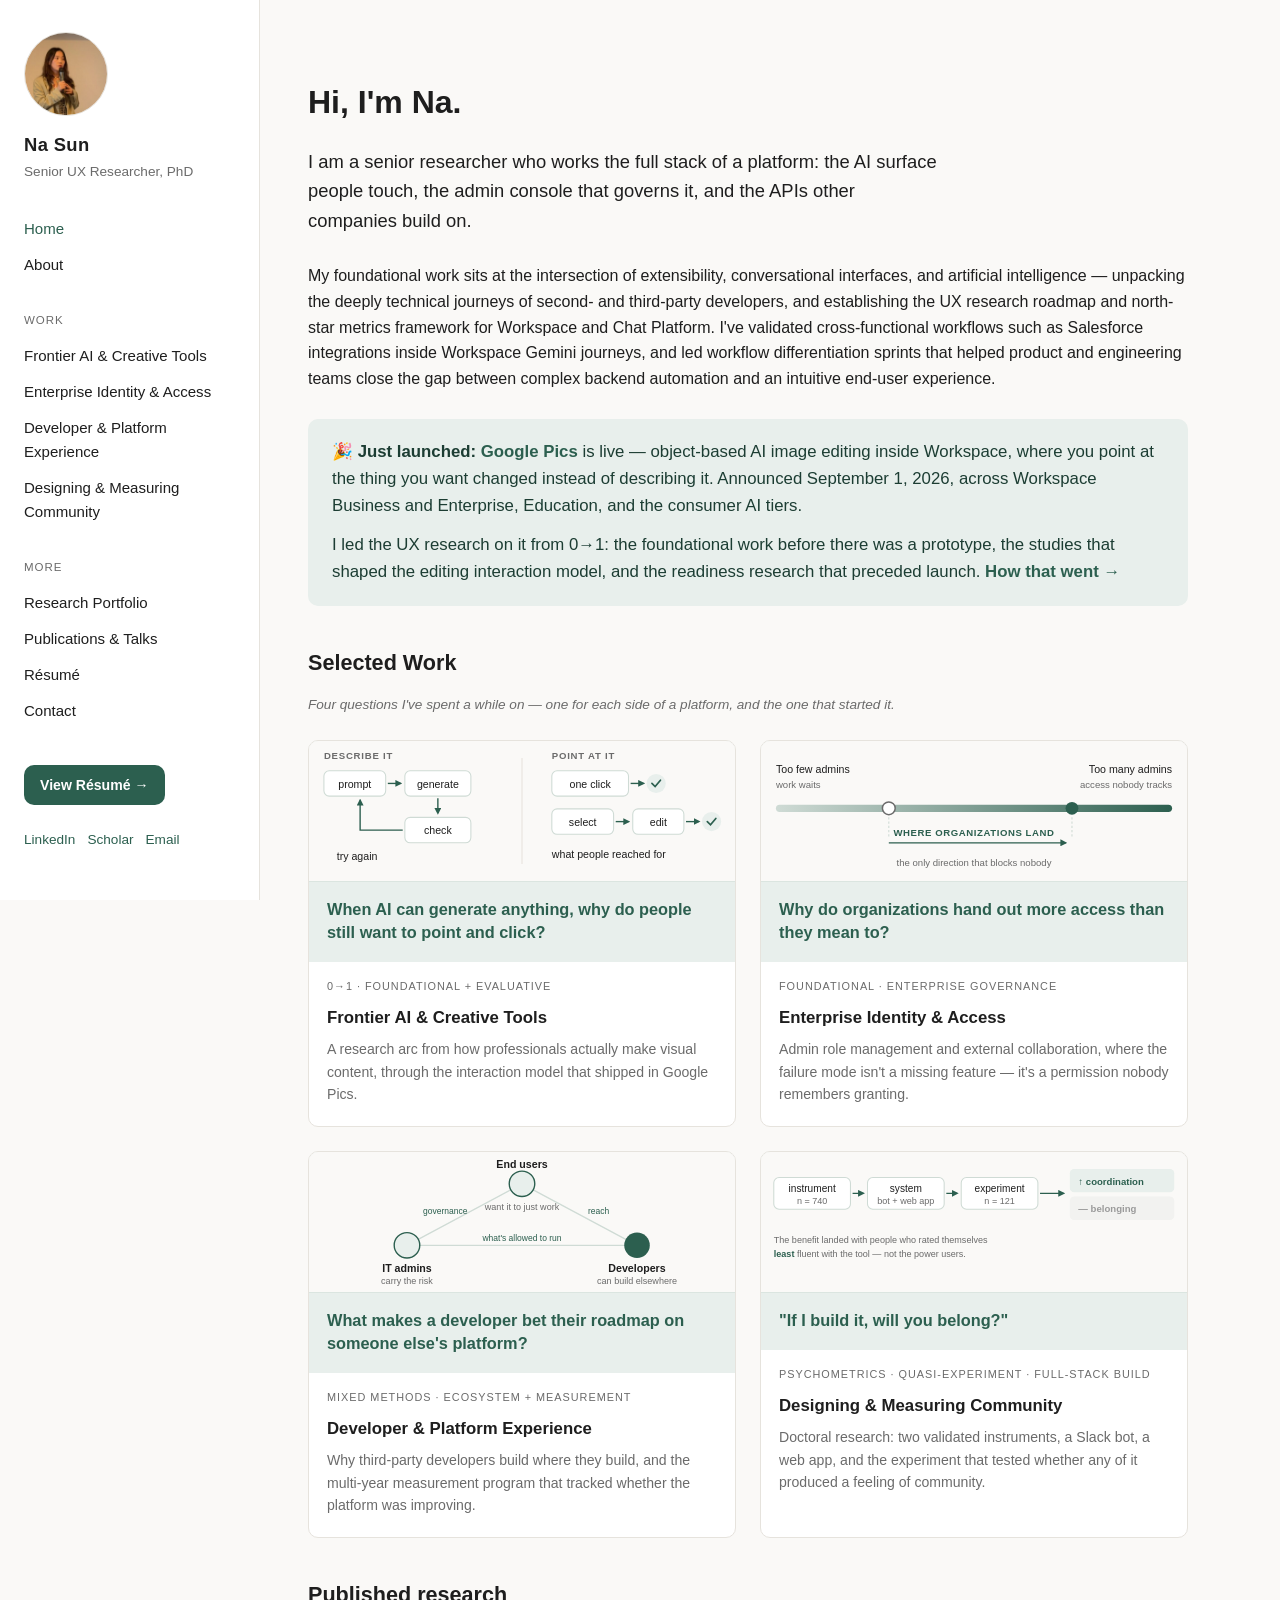
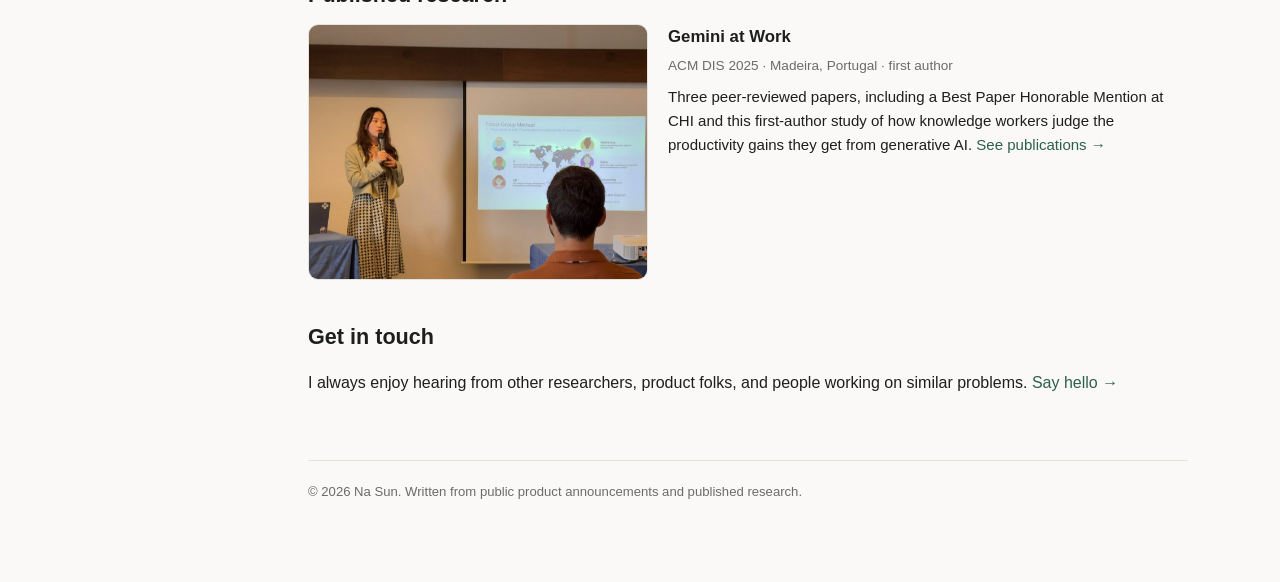
<file: index.html>
<!DOCTYPE html>
<html lang="en">
<head>
<meta charset="UTF-8">
<meta name="viewport" content="width=device-width, initial-scale=1.0">
<meta name="robots" content="noindex, nofollow">
<title>Na Sun — Senior UX Researcher</title>
<meta name="description" content="Senior UX Researcher, PhD. Research across generative AI, enterprise identity, and developer platforms at Google Workspace.">
<link rel="stylesheet" href="style.css">
</head>
<body>
<div class="layout">

  <aside class="sidebar">
    <img class="portrait" src="assets/img/na-portrait.jpg" alt="Na Sun presenting at ACM DIS 2025.">
    <div class="name">Na Sun</div>
    <div class="role">Senior UX Researcher, PhD</div>

    <nav>
      <ul>
        <li><a href="index.html" class="active">Home</a></li>
        <li><a href="about.html">About</a></li>
      </ul>

      <div class="section-label">Work</div>
      <ul>
        <li><a href="case-study-1.html">Frontier AI &amp; Creative Tools</a></li>
        <li><a href="case-study-2.html">Enterprise Identity &amp; Access</a></li>
        <li><a href="case-study-3.html">Developer &amp; Platform Experience</a></li>
        <li><a href="case-study-4.html">Designing &amp; Measuring Community</a></li>
      </ul>

      <div class="section-label">More</div>
      <ul>
        <li><a href="portfolio.html">Research Portfolio</a></li>
        <li><a href="publications.html">Publications &amp; Talks</a></li>
        <li><a href="resume.html">Résumé</a></li>
        <li><a href="contact.html">Contact</a></li>
      </ul>
    </nav>

    <a class="resume-btn" href="resume.html">View Résumé →</a>

    <div class="socials">
      <a href="https://www.linkedin.com/in/nasunpsu/" target="_blank" rel="noopener">LinkedIn</a>
      <a href="https://scholar.google.com/citations?user=ysBq_UcAAAAJ&hl=en" target="_blank" rel="noopener">Scholar</a>
      <a href="mailto:nasun308@gmail.com">Email</a>
    </div>
  </aside>

  <main class="main">
    <div class="content">

      <h1>Hi, I'm Na.</h1>
      <p class="tagline">
        I am a senior researcher who works the full stack of a platform: the AI surface
        people touch, the admin console that governs it, and the APIs other companies
        build on.
      </p>

      <p>
        My foundational work sits at the intersection of extensibility, conversational
        interfaces, and artificial intelligence — unpacking the deeply technical journeys of
        second- and third-party developers, and establishing the UX research roadmap and
        north-star metrics framework for Workspace and Chat Platform. I've validated
        cross-functional workflows such as Salesforce integrations inside Workspace Gemini
        journeys, and led workflow differentiation sprints that helped product and
        engineering teams close the gap between complex backend automation and an intuitive
        end-user experience.
      </p>

      <div class="impact-banner">
        <strong>🎉 Just launched:</strong>
        <a href="https://workspaceupdates.googleblog.com/2026/09/google-pics-brings-pro-level-ai-image-creation-and-editing-to-Google-Workspace.html" target="_blank" rel="noopener">Google Pics</a>
        is live — object-based AI image editing inside Workspace, where you point at the
        thing you want changed instead of describing it. Announced September 1, 2026, across
        Workspace Business and Enterprise, Education, and the consumer AI tiers.
        <p style="margin:12px 0 0;">
          I led the UX research on it from 0→1: the foundational work before there was a
          prototype, the studies that shaped the editing interaction model, and the readiness
          research that preceded launch. <a href="case-study-1.html">How that went →</a>
        </p>
      </div>

      <h2>Selected Work</h2>
      <p class="note">Four questions I've spent a while on — one for each side of a platform, and the one that started it.</p>

      <div class="project-grid">

        <a class="project-card pillar-card" href="case-study-1.html">
          <div class="project-thumb">
            <img src="assets/img/dia-control.svg" alt="Two paths for editing an image: describing it loops through prompt, generate and check; pointing at it is a one-click change or selecting the object and editing it.">
            <span class="q">When AI can generate anything, why do people still want to point and click?</span>
          </div>
          <div class="project-info">
            <span class="type-label">0→1 · Foundational + Evaluative</span>
            <h3>Frontier AI &amp; Creative Tools</h3>
            <p>A research arc from how professionals actually make visual content, through the interaction model that shipped in Google Pics.</p>
          </div>
        </a>

        <a class="project-card pillar-card" href="case-study-2.html">
          <div class="project-thumb">
            <img src="assets/img/dia-paradox.svg" alt="A spectrum from too few privileged admins to too many, with organizations landing on the over-provisioned end.">
            <span class="q">Why do organizations hand out more access than they mean to?</span>
          </div>
          <div class="project-info">
            <span class="type-label">Foundational · Enterprise Governance</span>
            <h3>Enterprise Identity &amp; Access</h3>
            <p>Admin role management and external collaboration, where the failure mode isn't a missing feature — it's a permission nobody remembers granting.</p>
          </div>
        </a>

        <a class="project-card pillar-card" href="case-study-3.html">
          <div class="project-thumb">
            <img src="assets/img/dia-ecosystem.svg" alt="A triangle linking end users, IT admins and third-party developers, each pair in tension.">
            <span class="q">What makes a developer bet their roadmap on someone else's platform?</span>
          </div>
          <div class="project-info">
            <span class="type-label">Mixed Methods · Ecosystem + Measurement</span>
            <h3>Developer &amp; Platform Experience</h3>
            <p>Why third-party developers build where they build, and the multi-year measurement program that tracked whether the platform was improving.</p>
          </div>
        </a>

        <a class="project-card pillar-card" href="case-study-4.html">
          <div class="project-thumb">
            <img src="assets/img/dia-community.svg" alt="Instrument, then system, then experiment: coordination rose, belonging did not.">
            <span class="q">"If I build it, will you belong?"</span>
          </div>
          <div class="project-info">
            <span class="type-label">Psychometrics · Quasi-experiment · Full-stack build</span>
            <h3>Designing &amp; Measuring Community</h3>
            <p>Doctoral research: two validated instruments, a Slack bot, a web app, and the experiment that tested whether any of it produced a feeling of community.</p>
          </div>
        </a>

      </div>

      <h2>Published research</h2>

      <div class="talk wide">
        <img src="assets/img/talk-dis2025-method.jpg" alt="Na Sun presenting the Gemini at Work paper at ACM DIS 2025 in Madeira, Portugal, with the focus-group method slide projected behind her.">
        <div>
          <h3>Gemini at Work</h3>
          <div class="meta">ACM DIS 2025 · Madeira, Portugal · first author</div>
          <p>
            Three peer-reviewed papers, including a Best Paper Honorable Mention at CHI and
            this first-author study of how knowledge workers judge the productivity gains
            they get from generative AI. <a href="publications.html">See publications →</a>
          </p>
        </div>
      </div>

      <h2>Get in touch</h2>
      <p>
        I always enjoy hearing from other researchers, product folks, and people working on
        similar problems. <a href="contact.html">Say hello →</a>
      </p>

      <footer class="page-footer">
        © 2026 Na Sun. Written from public product announcements and published research.
      </footer>
    </div>
  </main>

</div>
</body>
</html>
</file>
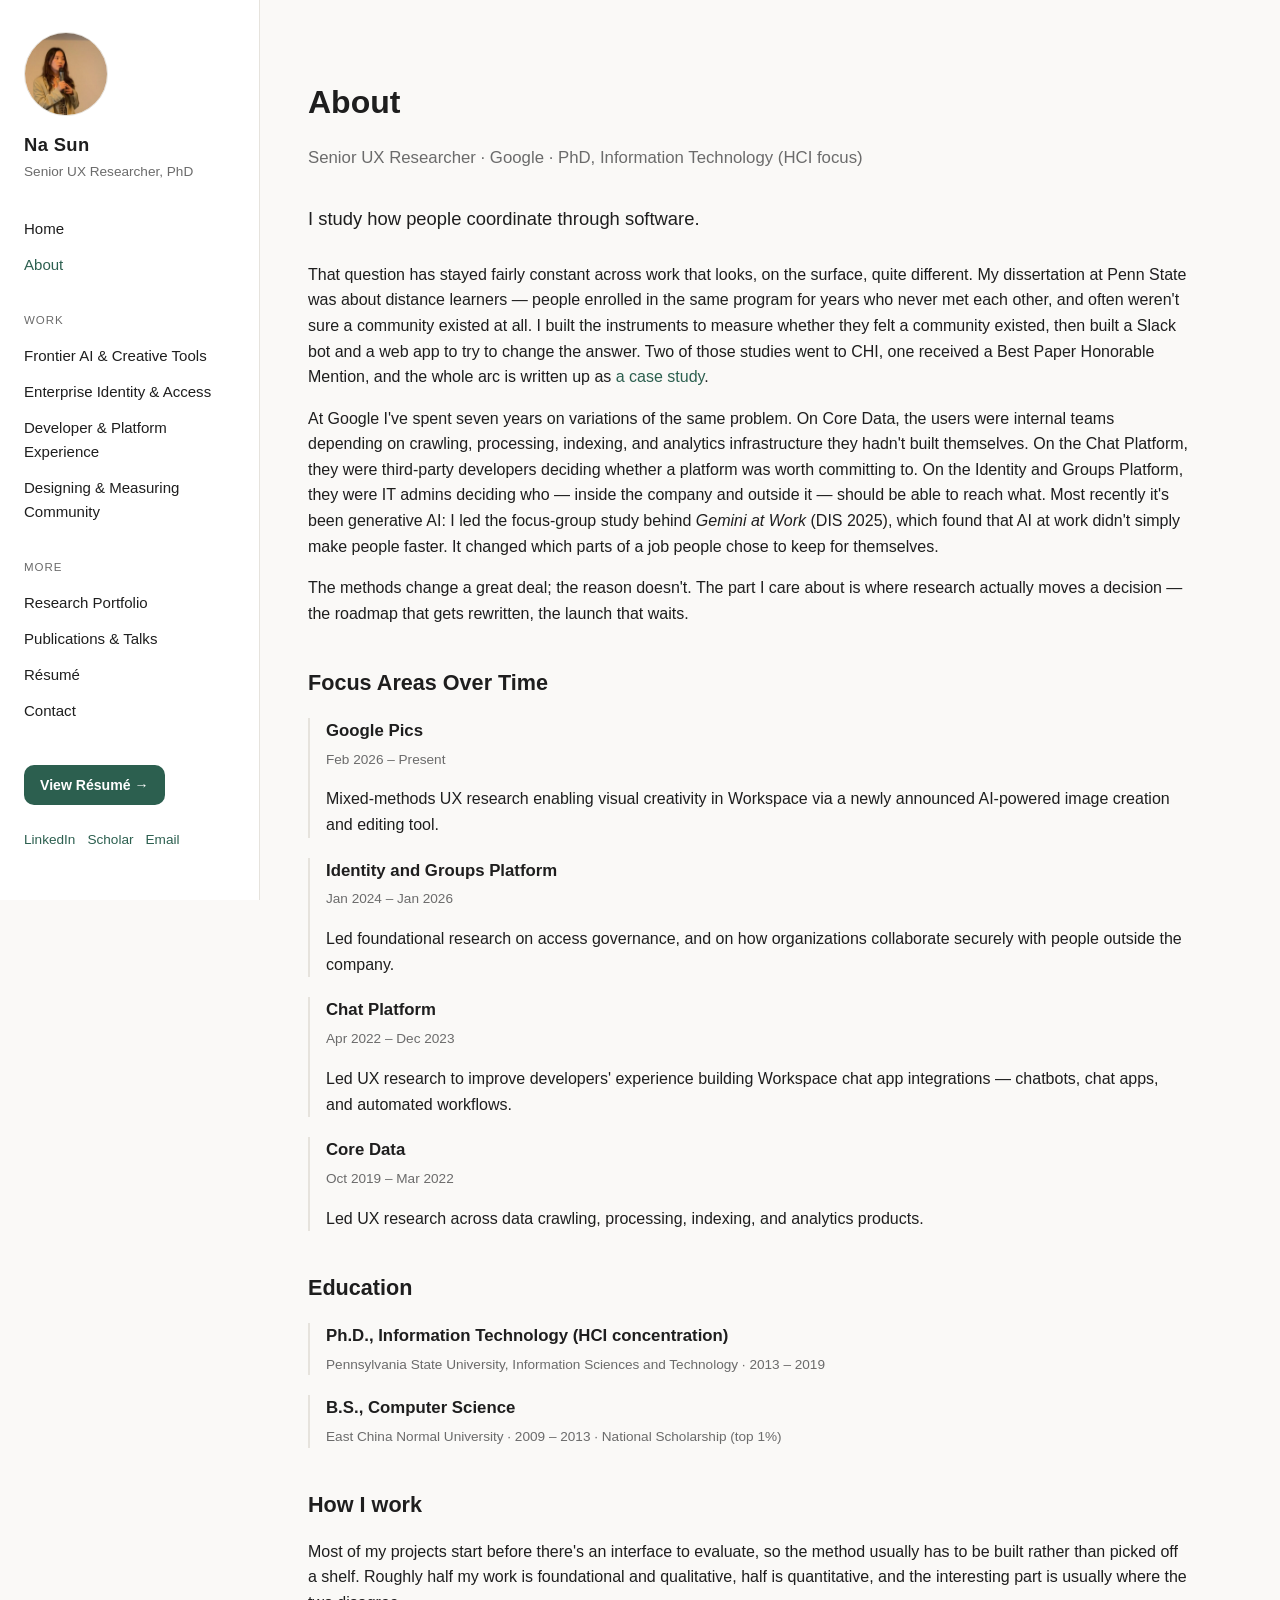
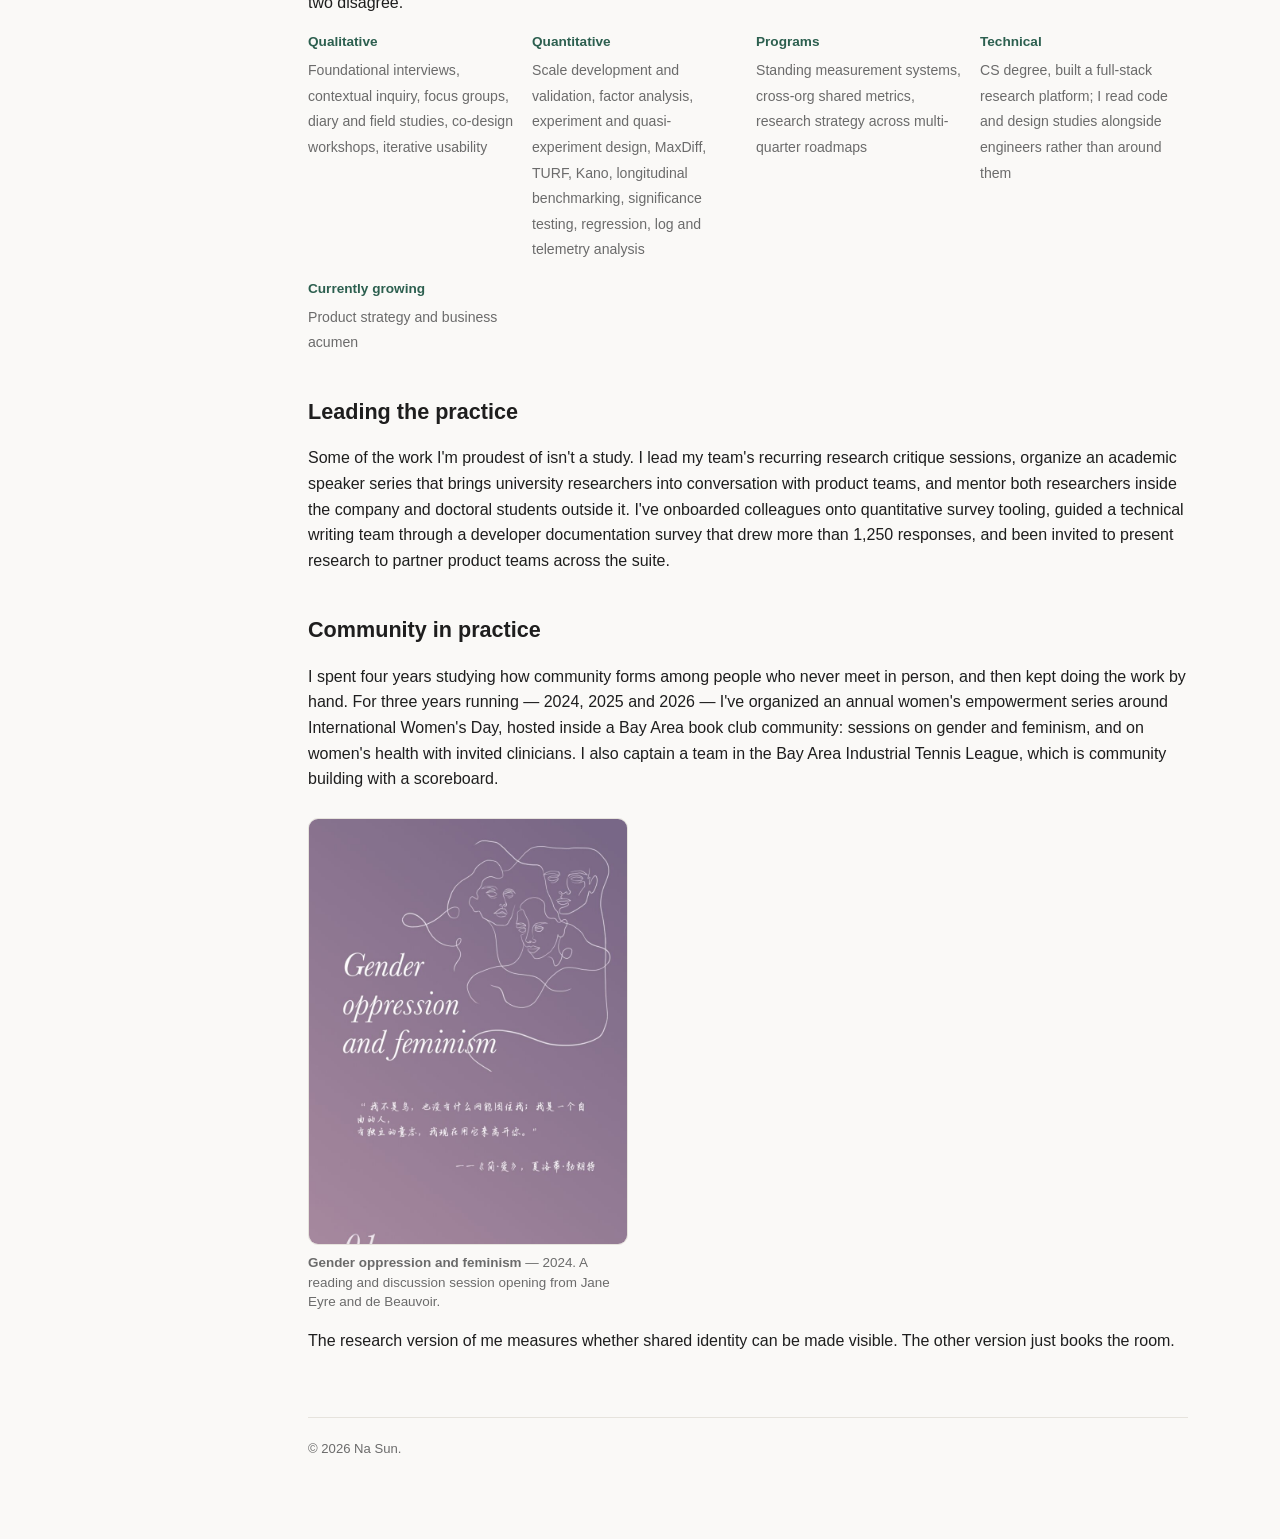
<file: about.html>
<!DOCTYPE html>
<html lang="en">
<head>
<meta charset="UTF-8">
<meta name="viewport" content="width=device-width, initial-scale=1.0">
<meta name="robots" content="noindex, nofollow">
<title>About — Na Sun</title>
<link rel="stylesheet" href="style.css">
</head>
<body>
<div class="layout">

  <aside class="sidebar">
    <img class="portrait" src="assets/img/na-portrait.jpg" alt="Na Sun presenting at ACM DIS 2025.">
    <div class="name">Na Sun</div>
    <div class="role">Senior UX Researcher, PhD</div>

    <nav>
      <ul>
        <li><a href="index.html">Home</a></li>
        <li><a href="about.html" class="active">About</a></li>
      </ul>

      <div class="section-label">Work</div>
      <ul>
        <li><a href="case-study-1.html">Frontier AI &amp; Creative Tools</a></li>
        <li><a href="case-study-2.html">Enterprise Identity &amp; Access</a></li>
        <li><a href="case-study-3.html">Developer &amp; Platform Experience</a></li>
        <li><a href="case-study-4.html">Designing &amp; Measuring Community</a></li>
      </ul>

      <div class="section-label">More</div>
      <ul>
        <li><a href="portfolio.html">Research Portfolio</a></li>
        <li><a href="publications.html">Publications &amp; Talks</a></li>
        <li><a href="resume.html">Résumé</a></li>
        <li><a href="contact.html">Contact</a></li>
      </ul>
    </nav>

    <a class="resume-btn" href="resume.html">View Résumé →</a>

    <div class="socials">
      <a href="https://www.linkedin.com/in/nasunpsu/" target="_blank" rel="noopener">LinkedIn</a>
      <a href="https://scholar.google.com/citations?user=ysBq_UcAAAAJ&hl=en" target="_blank" rel="noopener">Scholar</a>
      <a href="mailto:nasun308@gmail.com">Email</a>
    </div>
  </aside>

  <main class="main">
    <div class="content">

      <h1>About</h1>
      <p class="subtitle">Senior UX Researcher · Google · PhD, Information Technology (HCI focus)</p>

      <p class="tagline">I study how people coordinate through software.</p>

      <p>
        That question has stayed fairly constant across work that looks, on the surface,
        quite different. My dissertation at Penn State was about distance learners — people
        enrolled in the same program for years who never met each other, and often weren't
        sure a community existed at all. I built the instruments to measure whether they felt
        a community existed, then built a Slack bot and a web app to try to change the answer.
        Two of those studies went to CHI, one received a Best Paper Honorable Mention, and the
        whole arc is written up as
        <a href="case-study-4.html">a case study</a>.
      </p>

      <p>
        At Google I've spent seven years on variations of the same problem. On Core Data,
        the users were internal teams depending on crawling, processing, indexing, and
        analytics infrastructure they hadn't built themselves. On the Chat Platform, they
        were third-party developers deciding whether a platform was worth committing to. On
        the Identity and Groups Platform, they were IT admins deciding who — inside the
        company and outside it — should be able to reach what. Most recently it's been
        generative AI: I led the focus-group study behind <em>Gemini at Work</em>
        (DIS 2025), which found that AI at work didn't simply make people faster. It changed
        which parts of a job people chose to keep for themselves.
      </p>

      <p>
        The methods change a great deal; the reason doesn't. The part I care about is where
        research actually moves a decision — the roadmap that gets rewritten, the launch
        that waits.
      </p>

      <h2>Focus Areas Over Time</h2>
      <div class="resume-entry">
        <h3>Google Pics</h3>
        <div class="meta">Feb 2026 – Present</div>
        <p>Mixed-methods UX research enabling visual creativity in Workspace via a newly announced AI-powered image creation and editing tool.</p>
      </div>
      <div class="resume-entry">
        <h3>Identity and Groups Platform</h3>
        <div class="meta">Jan 2024 – Jan 2026</div>
        <p>Led foundational research on access governance, and on how organizations collaborate securely with people outside the company.</p>
      </div>
      <div class="resume-entry">
        <h3>Chat Platform</h3>
        <div class="meta">Apr 2022 – Dec 2023</div>
        <p>Led UX research to improve developers' experience building Workspace chat app integrations — chatbots, chat apps, and automated workflows.</p>
      </div>
      <div class="resume-entry">
        <h3>Core Data</h3>
        <div class="meta">Oct 2019 – Mar 2022</div>
        <p>Led UX research across data crawling, processing, indexing, and analytics products.</p>
      </div>

      <h2>Education</h2>
      <div class="resume-entry">
        <h3>Ph.D., Information Technology (HCI concentration)</h3>
        <div class="meta">Pennsylvania State University, Information Sciences and Technology · 2013 – 2019</div>
      </div>
      <div class="resume-entry">
        <h3>B.S., Computer Science</h3>
        <div class="meta">East China Normal University · 2009 – 2013 · National Scholarship (top 1%)</div>
      </div>

      <h2>How I work</h2>
      <p>
        Most of my projects start before there's an interface to evaluate, so the method
        usually has to be built rather than picked off a shelf. Roughly half my work is
        foundational and qualitative, half is quantitative, and the interesting part is
        usually where the two disagree.
      </p>
      <div class="skills-grid">
        <div class="skill-cat">
          <strong>Qualitative</strong>
          <span>Foundational interviews, contextual inquiry, focus groups, diary and field studies, co-design workshops, iterative usability</span>
        </div>
        <div class="skill-cat">
          <strong>Quantitative</strong>
          <span>Scale development and validation, factor analysis, experiment and quasi-experiment design, MaxDiff, TURF, Kano, longitudinal benchmarking, significance testing, regression, log and telemetry analysis</span>
        </div>
        <div class="skill-cat">
          <strong>Programs</strong>
          <span>Standing measurement systems, cross-org shared metrics, research strategy across multi-quarter roadmaps</span>
        </div>
        <div class="skill-cat">
          <strong>Technical</strong>
          <span>CS degree, built a full-stack research platform; I read code and design studies alongside engineers rather than around them</span>
        </div>
        <div class="skill-cat">
          <strong>Currently growing</strong>
          <span>Product strategy and business acumen</span>
        </div>
      </div>

      <h2>Leading the practice</h2>
      <p>
        Some of the work I'm proudest of isn't a study. I lead my team's recurring research
        critique sessions, organize an academic speaker series that brings university
        researchers into conversation with product teams, and mentor both researchers inside
        the company and doctoral students outside it. I've onboarded colleagues onto
        quantitative survey tooling, guided a technical writing team through a developer
        documentation survey that drew more than 1,250 responses, and been invited to present
        research to partner product teams across the suite.
      </p>
      <h2>Community in practice</h2>
      <p>
        I spent four years studying how community forms among people who never meet in
        person, and then kept doing the work by hand. For three years running — 2024, 2025 and
        2026 — I've organized an annual women's empowerment series around International
        Women's Day, hosted inside a Bay Area book club community: sessions on gender and
        feminism, and on women's health with invited clinicians. I also captain a team in the
        Bay Area Industrial Tennis League, which is community building with a scoreboard.
      </p>

      <div class="poster-row single">
        <figure>
          <img src="assets/img/event-2024-feminism.jpg" alt="Event poster titled Gender oppression and feminism, with line-drawn faces and a quotation from Jane Eyre.">
          <figcaption><strong>Gender oppression and feminism</strong> — 2024. A reading and discussion session opening from Jane Eyre and de Beauvoir.</figcaption>
        </figure>
      </div>

      <p>
        The research version of me measures whether shared identity can be made visible. The
        other version just books the room.
      </p>

      <footer class="page-footer">
        © 2026 Na Sun.
      </footer>
    </div>
  </main>

</div>
</body>
</html>
</file>
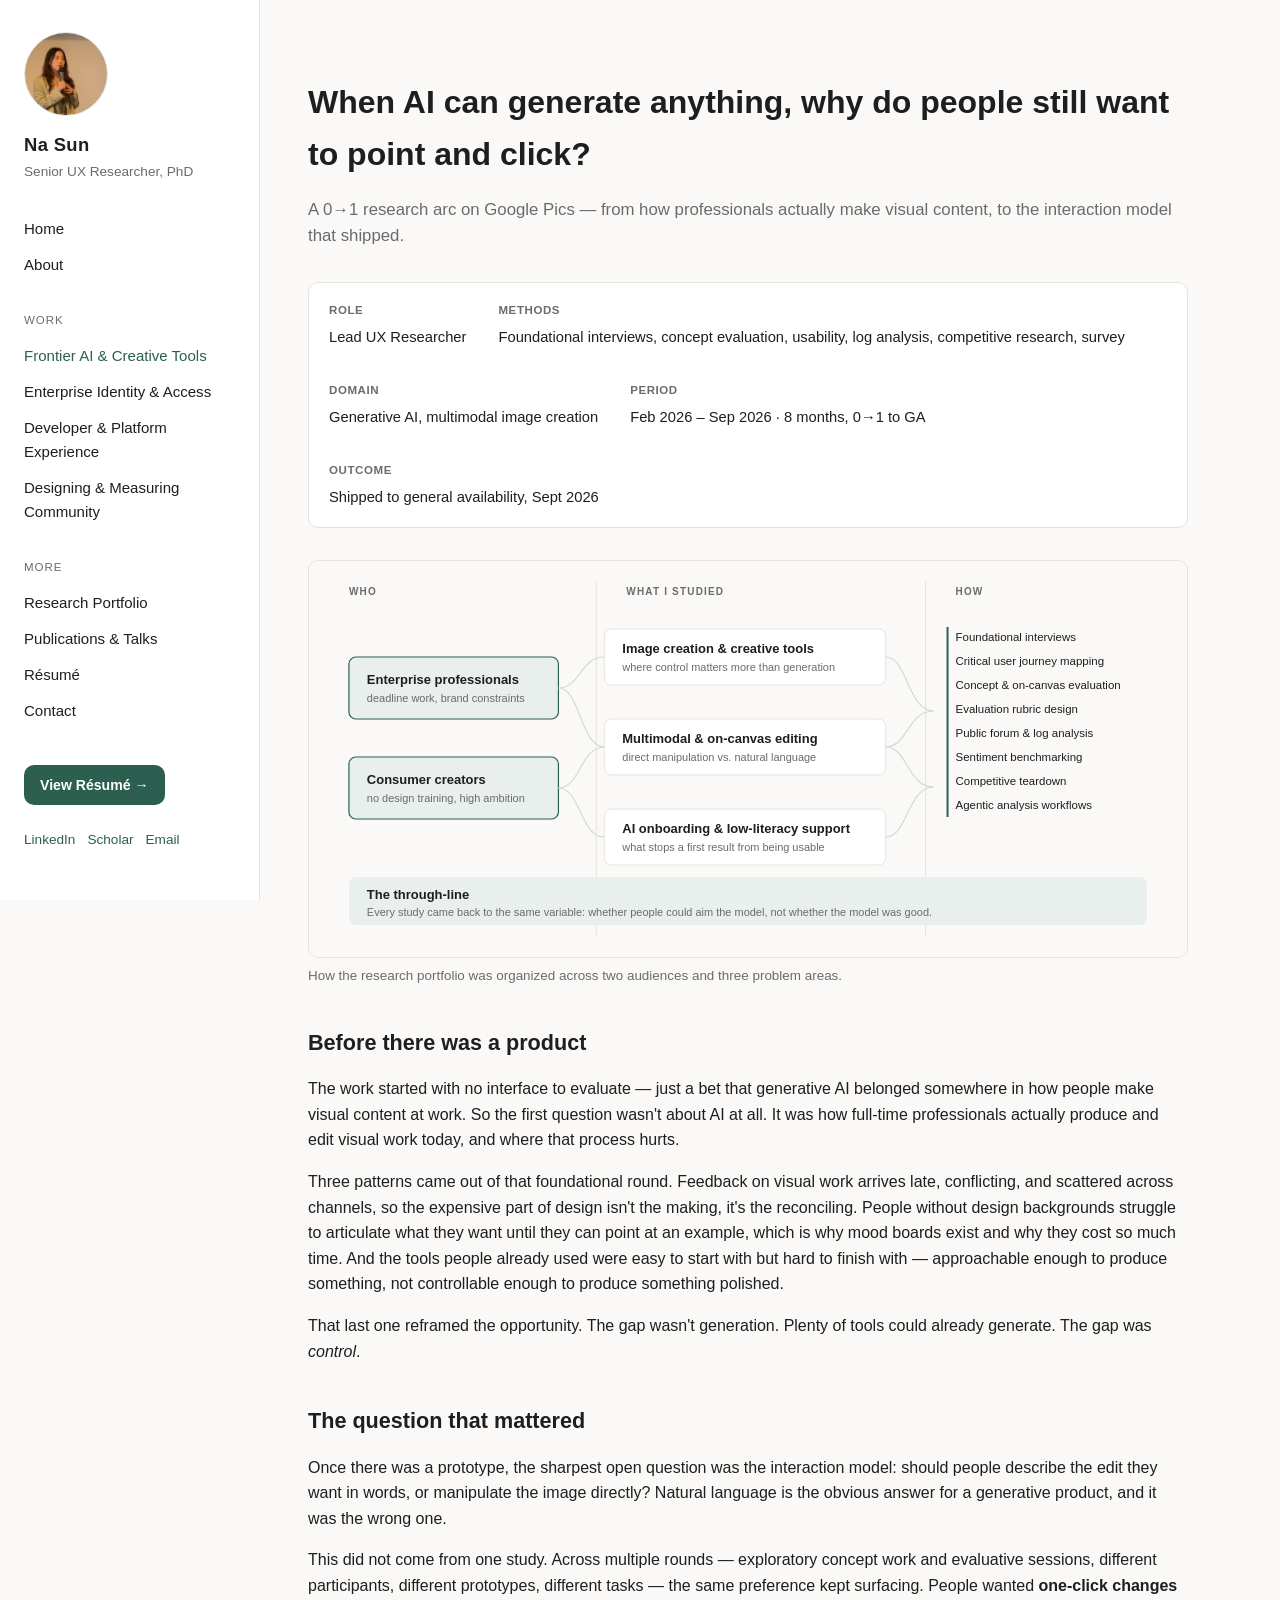
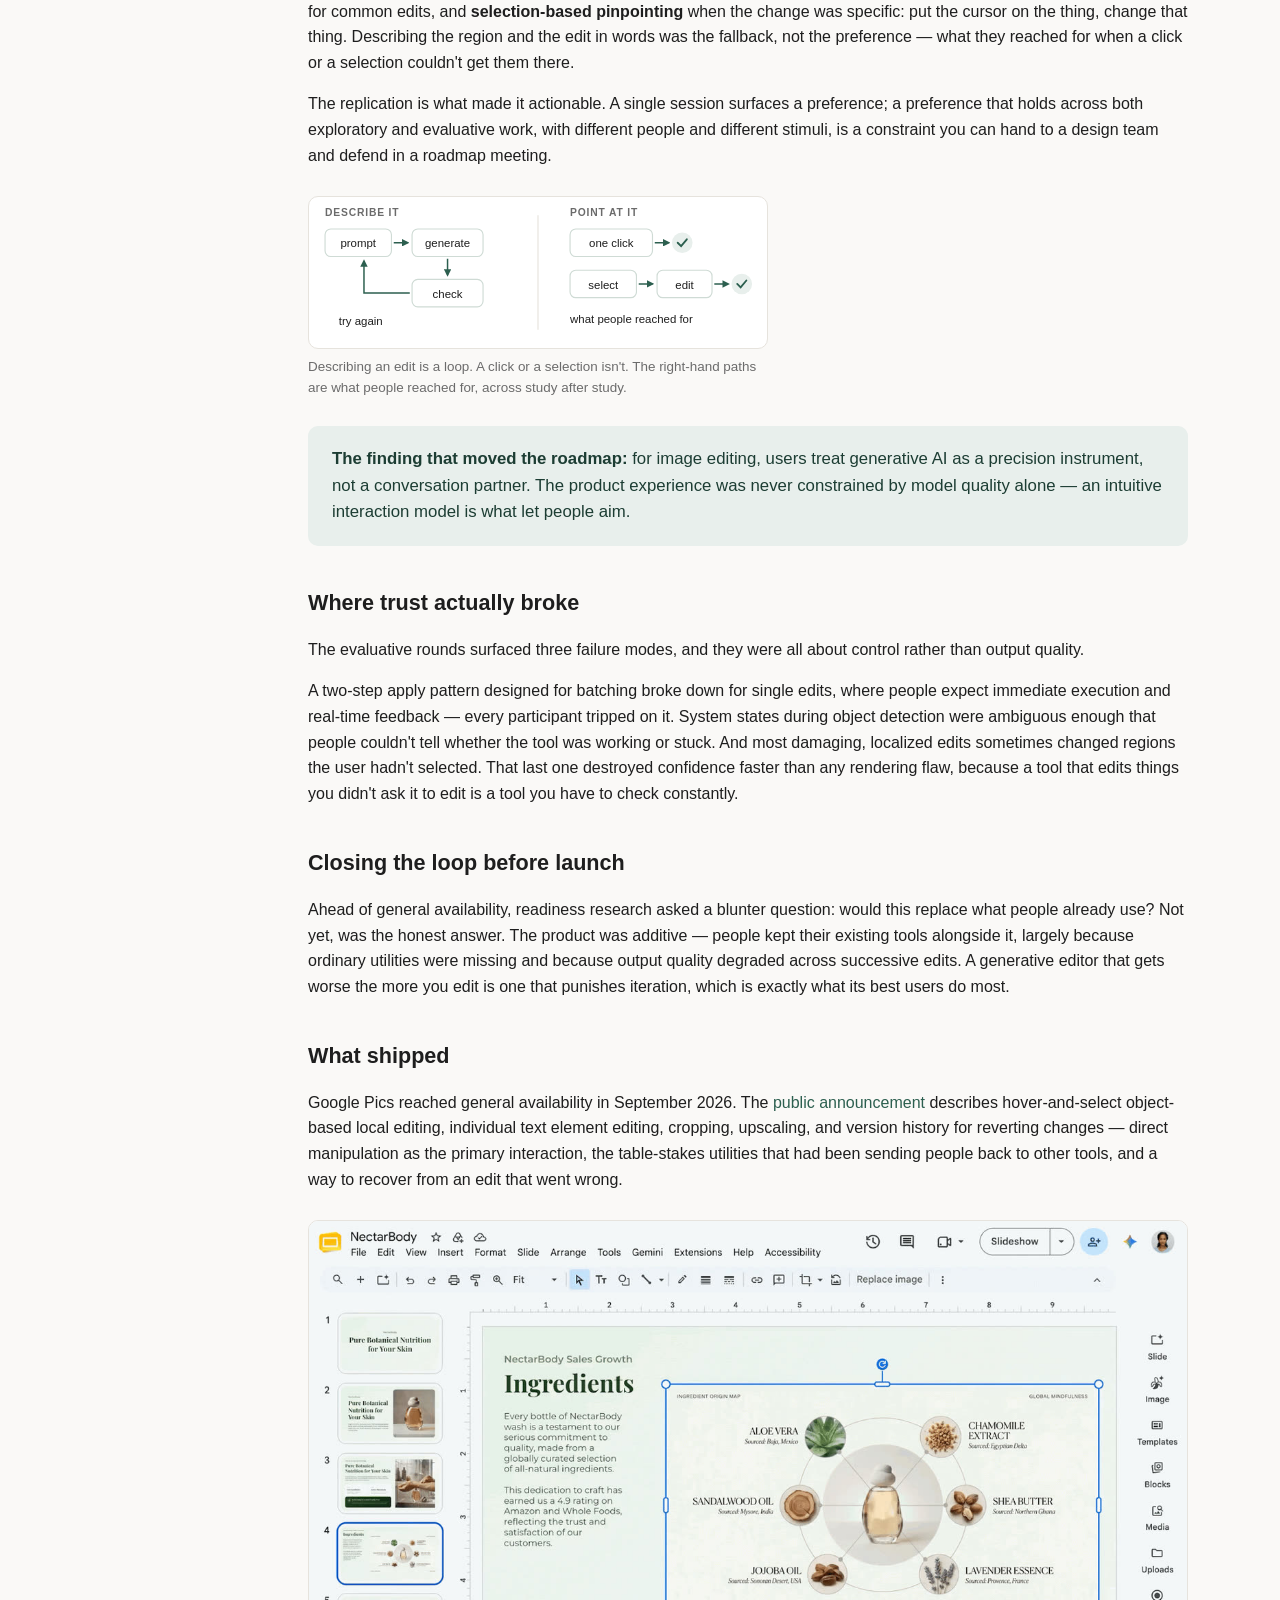
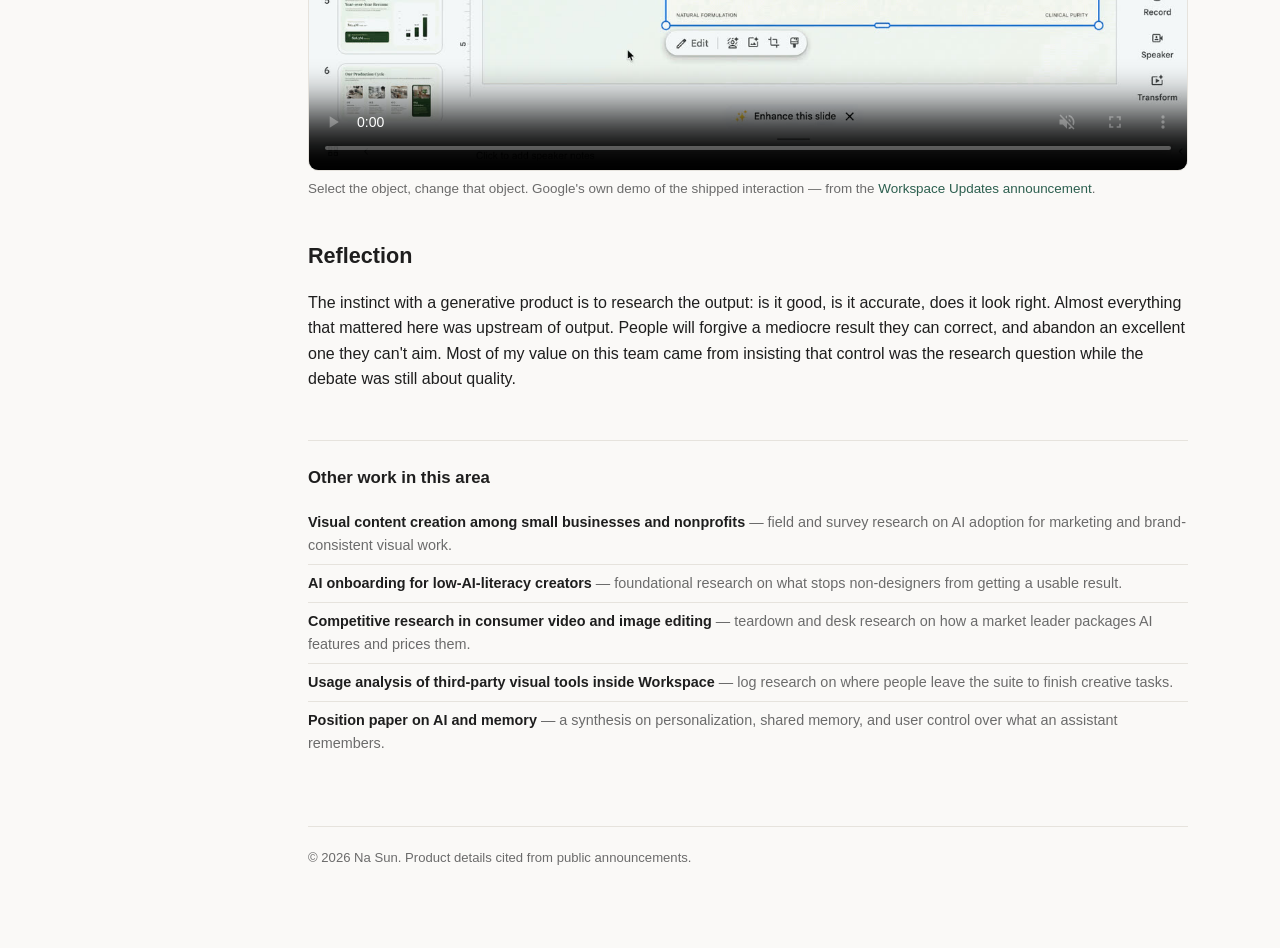
<file: case-study-1.html>
<!DOCTYPE html>
<html lang="en">
<head>
<meta charset="UTF-8">
<meta name="viewport" content="width=device-width, initial-scale=1.0">
<meta name="robots" content="noindex, nofollow">
<title>Frontier AI &amp; Creative Tools — Na Sun</title>
<link rel="stylesheet" href="style.css">
</head>
<body>
<div class="layout">

  <aside class="sidebar">
    <img class="portrait" src="assets/img/na-portrait.jpg" alt="Na Sun presenting at ACM DIS 2025.">
    <div class="name">Na Sun</div>
    <div class="role">Senior UX Researcher, PhD</div>

    <nav>
      <ul>
        <li><a href="index.html">Home</a></li>
        <li><a href="about.html">About</a></li>
      </ul>

      <div class="section-label">Work</div>
      <ul>
        <li><a href="case-study-1.html" class="active">Frontier AI &amp; Creative Tools</a></li>
        <li><a href="case-study-2.html">Enterprise Identity &amp; Access</a></li>
        <li><a href="case-study-3.html">Developer &amp; Platform Experience</a></li>
        <li><a href="case-study-4.html">Designing &amp; Measuring Community</a></li>
      </ul>

      <div class="section-label">More</div>
      <ul>
        <li><a href="portfolio.html">Research Portfolio</a></li>
        <li><a href="publications.html">Publications &amp; Talks</a></li>
        <li><a href="resume.html">Résumé</a></li>
        <li><a href="contact.html">Contact</a></li>
      </ul>
    </nav>

    <a class="resume-btn" href="resume.html">View Résumé →</a>

    <div class="socials">
      <a href="https://www.linkedin.com/in/nasunpsu/" target="_blank" rel="noopener">LinkedIn</a>
      <a href="https://scholar.google.com/citations?user=ysBq_UcAAAAJ&hl=en" target="_blank" rel="noopener">Scholar</a>
      <a href="mailto:nasun308@gmail.com">Email</a>
    </div>
  </aside>

  <main class="main">
    <div class="content">

      <h1>When AI can generate anything, why do people still want to point and click?</h1>
      <p class="subtitle">A 0→1 research arc on Google Pics — from how professionals actually make visual content, to the interaction model that shipped.</p>

      <div class="case-meta">
        <div><strong>Role</strong><span>Lead UX Researcher</span></div>
        <div><strong>Methods</strong><span>Foundational interviews, concept evaluation, usability, log analysis, competitive research, survey</span></div>
        <div><strong>Domain</strong><span>Generative AI, multimodal image creation</span></div>
        <div><strong>Period</strong><span>Feb 2026 – Sep 2026 · 8 months, 0→1 to GA</span></div>
        <div><strong>Outcome</strong><span>Shipped to general availability, Sept 2026</span></div>
      </div>

      <figure class="fig">
        <img src="assets/img/dia-ai-strategy.svg" alt="Research strategy map: enterprise professionals and consumer creators across image creation, multimodal on-canvas editing, and AI onboarding, studied with foundational interviews, journey mapping, concept evaluation, rubric design, forum and log analysis, sentiment benchmarking, competitive teardown, and agentic analysis workflows.">
        <figcaption>How the research portfolio was organized across two audiences and three problem areas.</figcaption>
      </figure>

      <h2>Before there was a product</h2>
      <p>The work started with no interface to evaluate — just a bet that generative AI
      belonged somewhere in how people make visual content at work. So the first question
      wasn't about AI at all. It was how full-time professionals actually produce and edit
      visual work today, and where that process hurts.</p>

      <p>Three patterns came out of that foundational round. Feedback on visual work arrives
      late, conflicting, and scattered across channels, so the expensive part of design isn't
      the making, it's the reconciling. People without design backgrounds struggle to
      articulate what they want until they can point at an example, which is why mood boards
      exist and why they cost so much time. And the tools people already used were easy to
      start with but hard to finish with — approachable enough to produce something, not
      controllable enough to produce something polished.</p>

      <p>That last one reframed the opportunity. The gap wasn't generation. Plenty of tools
      could already generate. The gap was <em>control</em>.</p>

      <h2>The question that mattered</h2>
      <p>Once there was a prototype, the sharpest open question was the interaction model:
      should people describe the edit they want in words, or manipulate the image directly?
      Natural language is the obvious answer for a generative product, and it was the wrong
      one.</p>

      <p>This did not come from one study. Across multiple rounds — exploratory concept
      work and evaluative sessions, different participants, different prototypes, different
      tasks — the same preference kept surfacing. People wanted <strong>one-click
      changes</strong> for common edits, and <strong>selection-based pinpointing</strong> when
      the change was specific: put the cursor on the thing, change that thing. Describing the
      region and the edit in words was the fallback, not the preference — what they reached
      for when a click or a selection couldn't get them there.</p>

      <p>The replication is what made it actionable. A single session surfaces a preference;
      a preference that holds across both exploratory and evaluative work, with different
      people and different stimuli, is a constraint you can hand to a design team and defend
      in a roadmap meeting.</p>

      <figure class="fig narrow">
        <img src="assets/img/dia-control.svg" alt="Describing an edit loops through prompt, generate and check, then back to prompt. Pointing at an edit is either a one-click change or selecting the object and editing it in place.">
        <figcaption>Describing an edit is a loop. A click or a selection isn't. The right-hand paths are what people reached for, across study after study.</figcaption>
      </figure>

      <div class="impact-banner">
        <strong>The finding that moved the roadmap:</strong> for image editing, users
        treat generative AI as a precision instrument, not a conversation partner. The
        product experience was never constrained by model quality alone — an intuitive
        interaction model is what let people aim.
      </div>

      <h2>Where trust actually broke</h2>
      <p>The evaluative rounds surfaced three failure modes, and they were all about control
      rather than output quality.</p>

      <p>A two-step apply pattern designed for batching broke down for single edits, where
      people expect immediate execution and real-time feedback — every participant tripped on
      it. System states during object detection were ambiguous enough that people couldn't
      tell whether the tool was working or stuck. And most damaging, localized edits sometimes
      changed regions the user hadn't selected. That last one destroyed confidence faster than
      any rendering flaw, because a tool that edits things you didn't ask it to edit is a tool
      you have to check constantly.</p>

      <h2>Closing the loop before launch</h2>
      <p>Ahead of general availability, readiness research asked a blunter question: would
      this replace what people already use? Not yet, was the honest answer. The product was
      additive — people kept their existing tools alongside it, largely because ordinary
      utilities were missing and because output quality degraded across successive edits. A
      generative editor that gets worse the more you edit is one that punishes iteration,
      which is exactly what its best users do most.</p>

      <h2>What shipped</h2>
      <p>Google Pics reached general availability in September 2026. The
      <a href="https://workspaceupdates.googleblog.com/2026/09/google-pics-brings-pro-level-ai-image-creation-and-editing-to-Google-Workspace.html" target="_blank" rel="noopener">public announcement</a>
      describes hover-and-select object-based local editing, individual text element editing,
      cropping, upscaling, and version history for reverting changes — direct manipulation as
      the primary interaction, the table-stakes utilities that had been sending people back to
      other tools, and a way to recover from an edit that went wrong.</p>

      <figure class="fig">
        <video src="assets/img/pics-demo.mp4" poster="assets/img/pics-demo-poster.jpg"
               autoplay loop muted playsinline controls
               aria-label="Screen recording of Google Pics editing an image inside a Slides deck: selecting an object on the canvas and refining it in place."></video>
        <figcaption>
          Select the object, change that object. Google's own demo of the shipped interaction —
          from the
          <a href="https://workspaceupdates.googleblog.com/2026/09/google-pics-brings-pro-level-ai-image-creation-and-editing-to-Google-Workspace.html" target="_blank" rel="noopener">Workspace Updates announcement</a>.
        </figcaption>
      </figure>

      <h2>Reflection</h2>
      <p>The instinct with a generative product is to research the output: is it good, is it
      accurate, does it look right. Almost everything that mattered here was upstream of
      output. People will forgive a mediocre result they can correct, and abandon an excellent
      one they can't aim. Most of my value on this team came from insisting that control was
      the research question while the debate was still about quality.</p>

      <div class="related-work">
        <h2>Other work in this area</h2>
        <ul>
          <li><strong>Visual content creation among small businesses and nonprofits</strong> — field and survey research on AI adoption for marketing and brand-consistent visual work.</li>
          <li><strong>AI onboarding for low-AI-literacy creators</strong> — foundational research on what stops non-designers from getting a usable result.</li>
          <li><strong>Competitive research in consumer video and image editing</strong> — teardown and desk research on how a market leader packages AI features and prices them.</li>
          <li><strong>Usage analysis of third-party visual tools inside Workspace</strong> — log research on where people leave the suite to finish creative tasks.</li>
          <li><strong>Position paper on AI and memory</strong> — a synthesis on personalization, shared memory, and user control over what an assistant remembers.</li>
        </ul>
      </div>

      <footer class="page-footer">
        © 2026 Na Sun. Product details cited from public announcements.
      </footer>
    </div>
  </main>

</div>
</body>
</html>
</file>
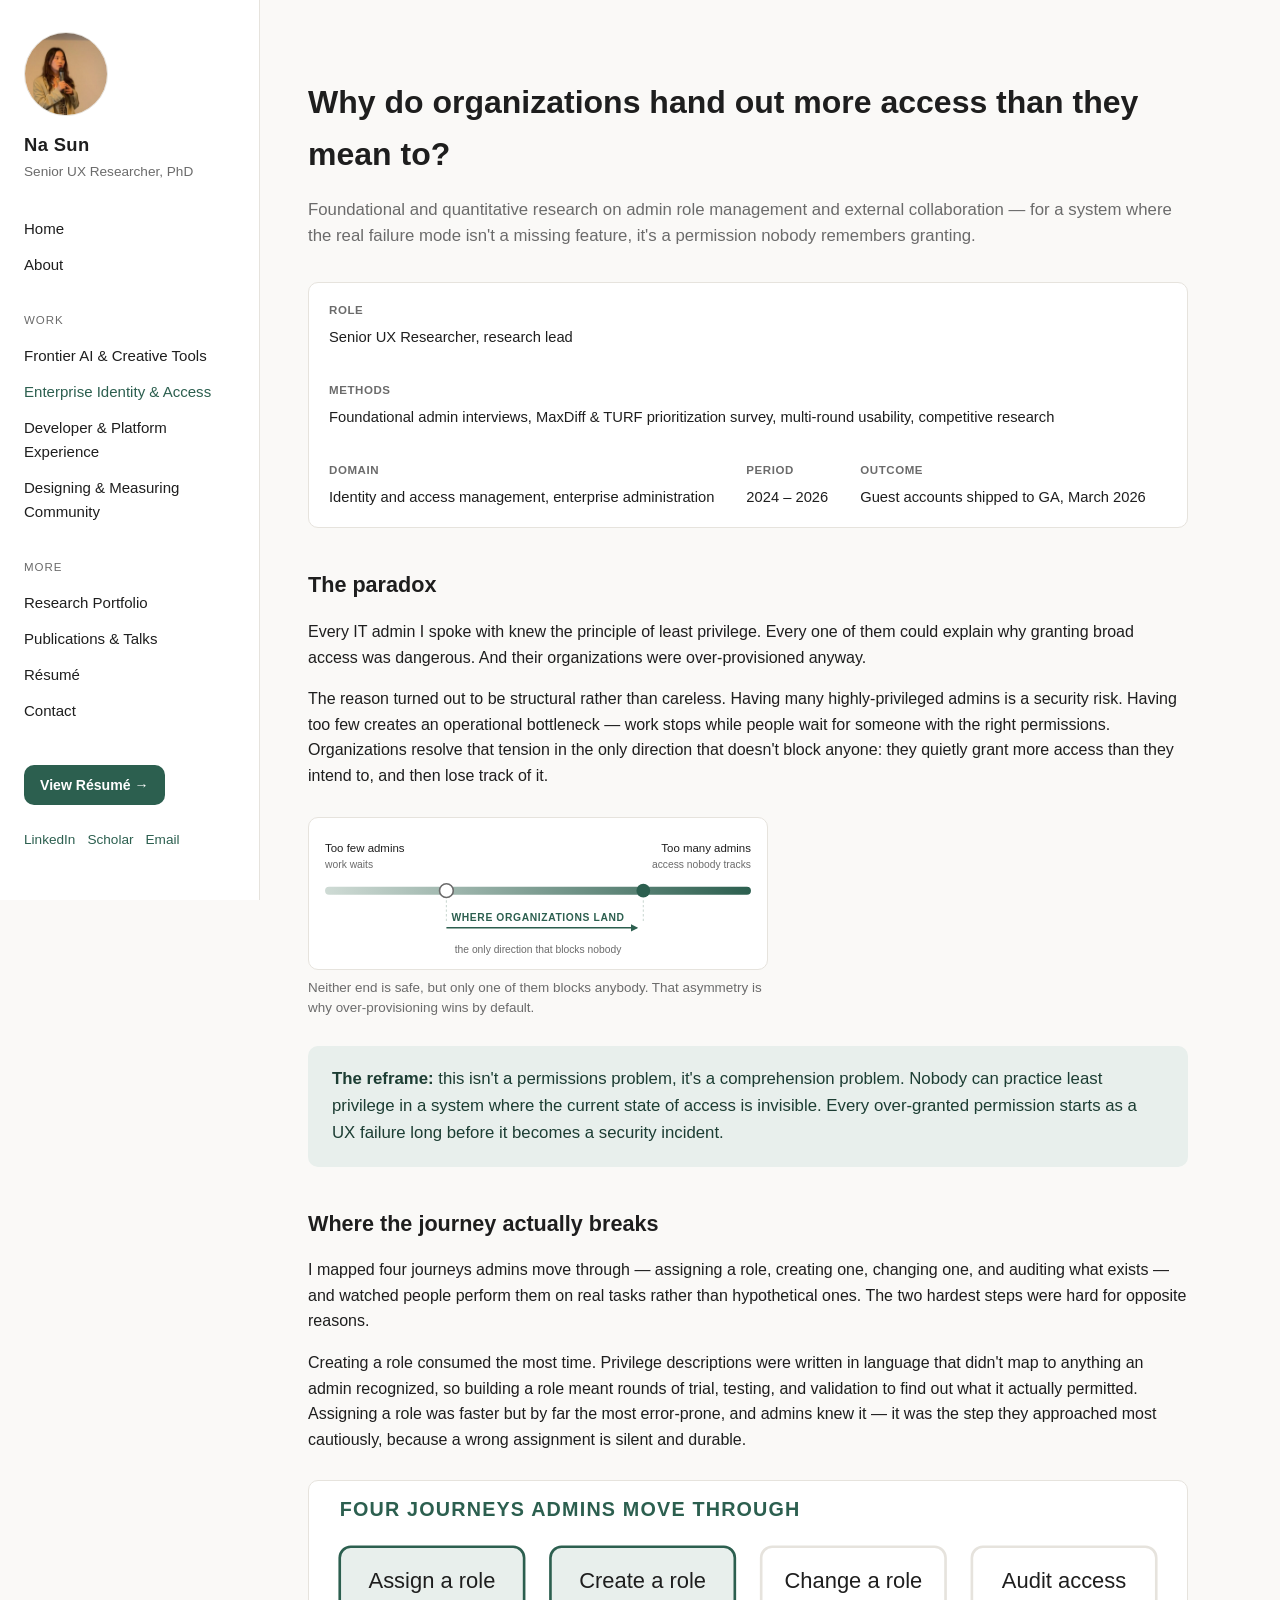
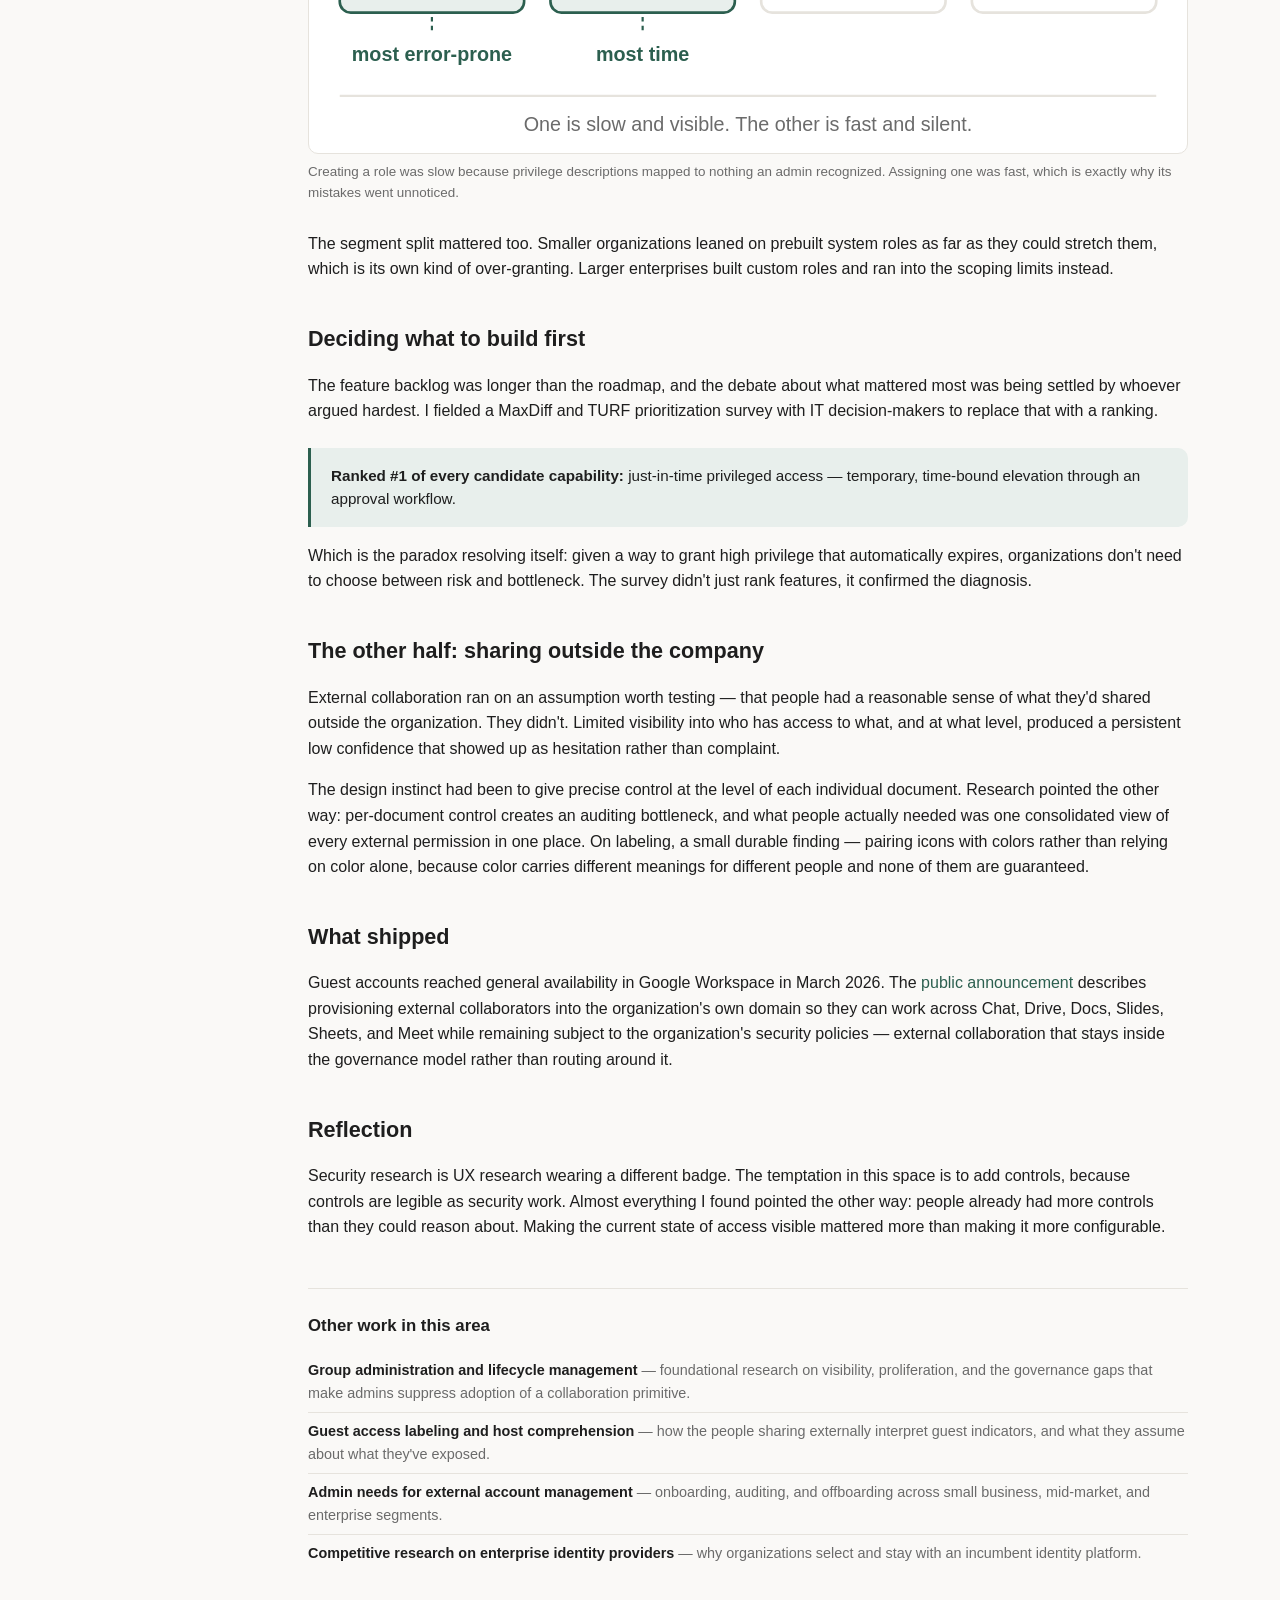
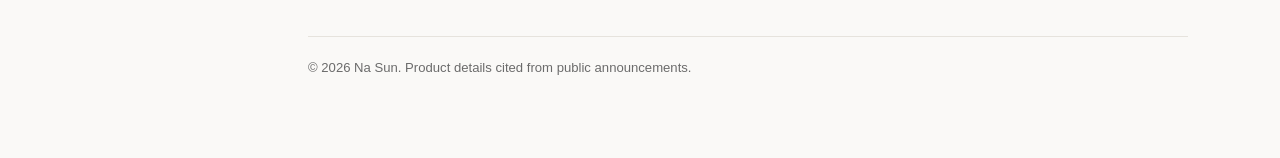
<file: case-study-2.html>
<!DOCTYPE html>
<html lang="en">
<head>
<meta charset="UTF-8">
<meta name="viewport" content="width=device-width, initial-scale=1.0">
<meta name="robots" content="noindex, nofollow">
<title>Enterprise Identity &amp; Access — Na Sun</title>
<link rel="stylesheet" href="style.css">
</head>
<body>
<div class="layout">

  <aside class="sidebar">
    <img class="portrait" src="assets/img/na-portrait.jpg" alt="Na Sun presenting at ACM DIS 2025.">
    <div class="name">Na Sun</div>
    <div class="role">Senior UX Researcher, PhD</div>

    <nav>
      <ul>
        <li><a href="index.html">Home</a></li>
        <li><a href="about.html">About</a></li>
      </ul>

      <div class="section-label">Work</div>
      <ul>
        <li><a href="case-study-1.html">Frontier AI &amp; Creative Tools</a></li>
        <li><a href="case-study-2.html" class="active">Enterprise Identity &amp; Access</a></li>
        <li><a href="case-study-3.html">Developer &amp; Platform Experience</a></li>
        <li><a href="case-study-4.html">Designing &amp; Measuring Community</a></li>
      </ul>

      <div class="section-label">More</div>
      <ul>
        <li><a href="portfolio.html">Research Portfolio</a></li>
        <li><a href="publications.html">Publications &amp; Talks</a></li>
        <li><a href="resume.html">Résumé</a></li>
        <li><a href="contact.html">Contact</a></li>
      </ul>
    </nav>

    <a class="resume-btn" href="resume.html">View Résumé →</a>

    <div class="socials">
      <a href="https://www.linkedin.com/in/nasunpsu/" target="_blank" rel="noopener">LinkedIn</a>
      <a href="https://scholar.google.com/citations?user=ysBq_UcAAAAJ&hl=en" target="_blank" rel="noopener">Scholar</a>
      <a href="mailto:nasun308@gmail.com">Email</a>
    </div>
  </aside>

  <main class="main">
    <div class="content">

      <h1>Why do organizations hand out more access than they mean to?</h1>
      <p class="subtitle">Foundational and quantitative research on admin role management and external collaboration — for a system where the real failure mode isn't a missing feature, it's a permission nobody remembers granting.</p>

      <div class="case-meta">
        <div><strong>Role</strong><span>Senior UX Researcher, research lead</span></div>
        <div><strong>Methods</strong><span>Foundational admin interviews, MaxDiff &amp; TURF prioritization survey, multi-round usability, competitive research</span></div>
        <div><strong>Domain</strong><span>Identity and access management, enterprise administration</span></div>
        <div><strong>Period</strong><span>2024 – 2026</span></div>
        <div><strong>Outcome</strong><span>Guest accounts shipped to GA, March 2026</span></div>
      </div>

      <h2>The paradox</h2>
      <p>Every IT admin I spoke with knew the principle of least privilege. Every one of them
      could explain why granting broad access was dangerous. And their organizations were
      over-provisioned anyway.</p>

      <p>The reason turned out to be structural rather than careless. Having many
      highly-privileged admins is a security risk. Having too few creates an operational
      bottleneck — work stops while people wait for someone with the right permissions.
      Organizations resolve that tension in the only direction that doesn't block anyone: they
      quietly grant more access than they intend to, and then lose track of it.</p>

      <figure class="fig narrow">
        <img src="assets/img/dia-paradox.svg" alt="A spectrum between too few privileged admins, where work waits, and too many, where access goes untracked. Organizations land toward the over-provisioned end.">
        <figcaption>Neither end is safe, but only one of them blocks anybody. That asymmetry is why over-provisioning wins by default.</figcaption>
      </figure>

      <div class="impact-banner">
        <strong>The reframe:</strong> this isn't a permissions problem, it's a comprehension
        problem. Nobody can practice least privilege in a system where the current state of
        access is invisible. Every over-granted permission starts as a UX failure long before
        it becomes a security incident.
      </div>

      <h2>Where the journey actually breaks</h2>
      <p>I mapped four journeys admins move through — assigning a role, creating one, changing
      one, and auditing what exists — and watched people perform them on real tasks rather
      than hypothetical ones. The two hardest steps were hard for opposite reasons.</p>

      <p>Creating a role consumed the most time. Privilege descriptions were written in
      language that didn't map to anything an admin recognized, so building a role meant
      rounds of trial, testing, and validation to find out what it actually permitted.
      Assigning a role was faster but by far the most error-prone, and admins knew it — it was
      the step they approached most cautiously, because a wrong assignment is silent and
      durable.</p>

      <figure class="fig">
        <img src="assets/img/dia-admin-journeys.svg" alt="The four journeys admins move through — assigning a role, creating one, changing one, auditing access. Creating took the most time; assigning was the most error-prone.">
        <figcaption>Creating a role was slow because privilege descriptions mapped to nothing an admin recognized. Assigning one was fast, which is exactly why its mistakes went unnoticed.</figcaption>
      </figure>

      <p>The segment split mattered too. Smaller organizations leaned on prebuilt system roles
      as far as they could stretch them, which is its own kind of over-granting. Larger
      enterprises built custom roles and ran into the scoping limits instead.</p>

      <h2>Deciding what to build first</h2>
      <p>The feature backlog was longer than the roadmap, and the debate about what mattered
      most was being settled by whoever argued hardest. I fielded a MaxDiff and TURF
      prioritization survey with IT decision-makers to replace that with a ranking.</p>

      <div class="callout">
        <p>
          <strong>Ranked #1 of every candidate capability:</strong> just-in-time privileged
          access — temporary, time-bound elevation through an approval workflow.
        </p>
      </div>

      <p>Which is the paradox resolving itself: given a way to grant high privilege that
      automatically expires, organizations don't need to choose between risk and bottleneck.
      The survey didn't just rank features, it confirmed the diagnosis.</p>

      <h2>The other half: sharing outside the company</h2>
      <p>External collaboration ran on an assumption worth testing — that people had a
      reasonable sense of what they'd shared outside the organization. They didn't. Limited
      visibility into who has access to what, and at what level, produced a persistent low
      confidence that showed up as hesitation rather than complaint.</p>

      <p>The design instinct had been to give precise control at the level of each individual
      document. Research pointed the other way: per-document control creates an auditing
      bottleneck, and what people actually needed was one consolidated view of every external
      permission in one place. On labeling, a small durable finding — pairing icons with
      colors rather than relying on color alone, because color carries different meanings for
      different people and none of them are guaranteed.</p>

      <h2>What shipped</h2>
      <p>Guest accounts reached general availability in Google Workspace in March 2026. The
      <a href="https://workspaceupdates.googleblog.com/2026/03/introducing-guest-accounts.html" target="_blank" rel="noopener">public announcement</a>
      describes provisioning external collaborators into the organization's own domain so they
      can work across Chat, Drive, Docs, Slides, Sheets, and Meet while remaining subject to
      the organization's security policies — external collaboration that stays inside the
      governance model rather than routing around it.</p>

      <h2>Reflection</h2>
      <p>Security research is UX research wearing a different badge. The temptation in this
      space is to add controls, because controls are legible as security work. Almost
      everything I found pointed the other way: people already had more controls than they
      could reason about. Making the current state of access visible mattered more than making
      it more configurable.</p>

      <div class="related-work">
        <h2>Other work in this area</h2>
        <ul>
          <li><strong>Group administration and lifecycle management</strong> — foundational research on visibility, proliferation, and the governance gaps that make admins suppress adoption of a collaboration primitive.</li>
          <li><strong>Guest access labeling and host comprehension</strong> — how the people sharing externally interpret guest indicators, and what they assume about what they've exposed.</li>
          <li><strong>Admin needs for external account management</strong> — onboarding, auditing, and offboarding across small business, mid-market, and enterprise segments.</li>
          <li><strong>Competitive research on enterprise identity providers</strong> — why organizations select and stay with an incumbent identity platform.</li>
        </ul>
      </div>

      <footer class="page-footer">
        © 2026 Na Sun. Product details cited from public announcements.
      </footer>
    </div>
  </main>

</div>
</body>
</html>
</file>
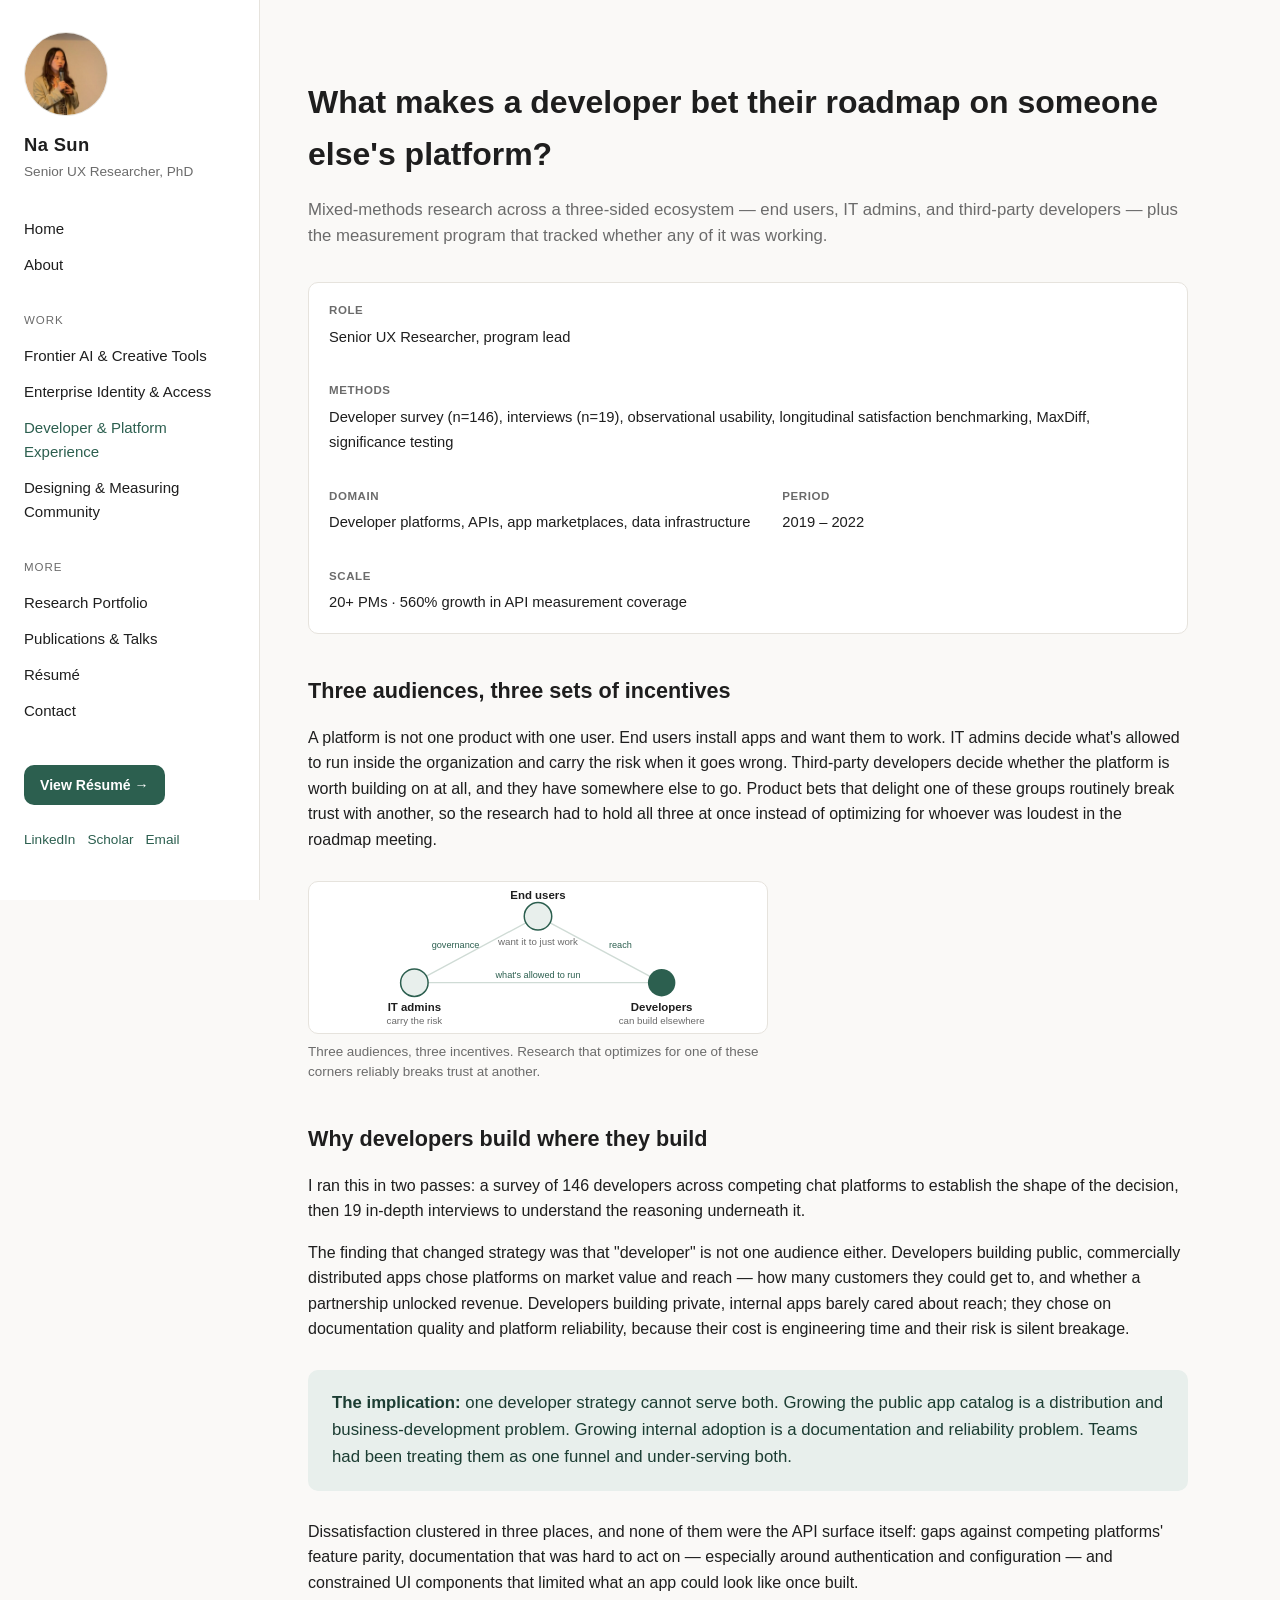
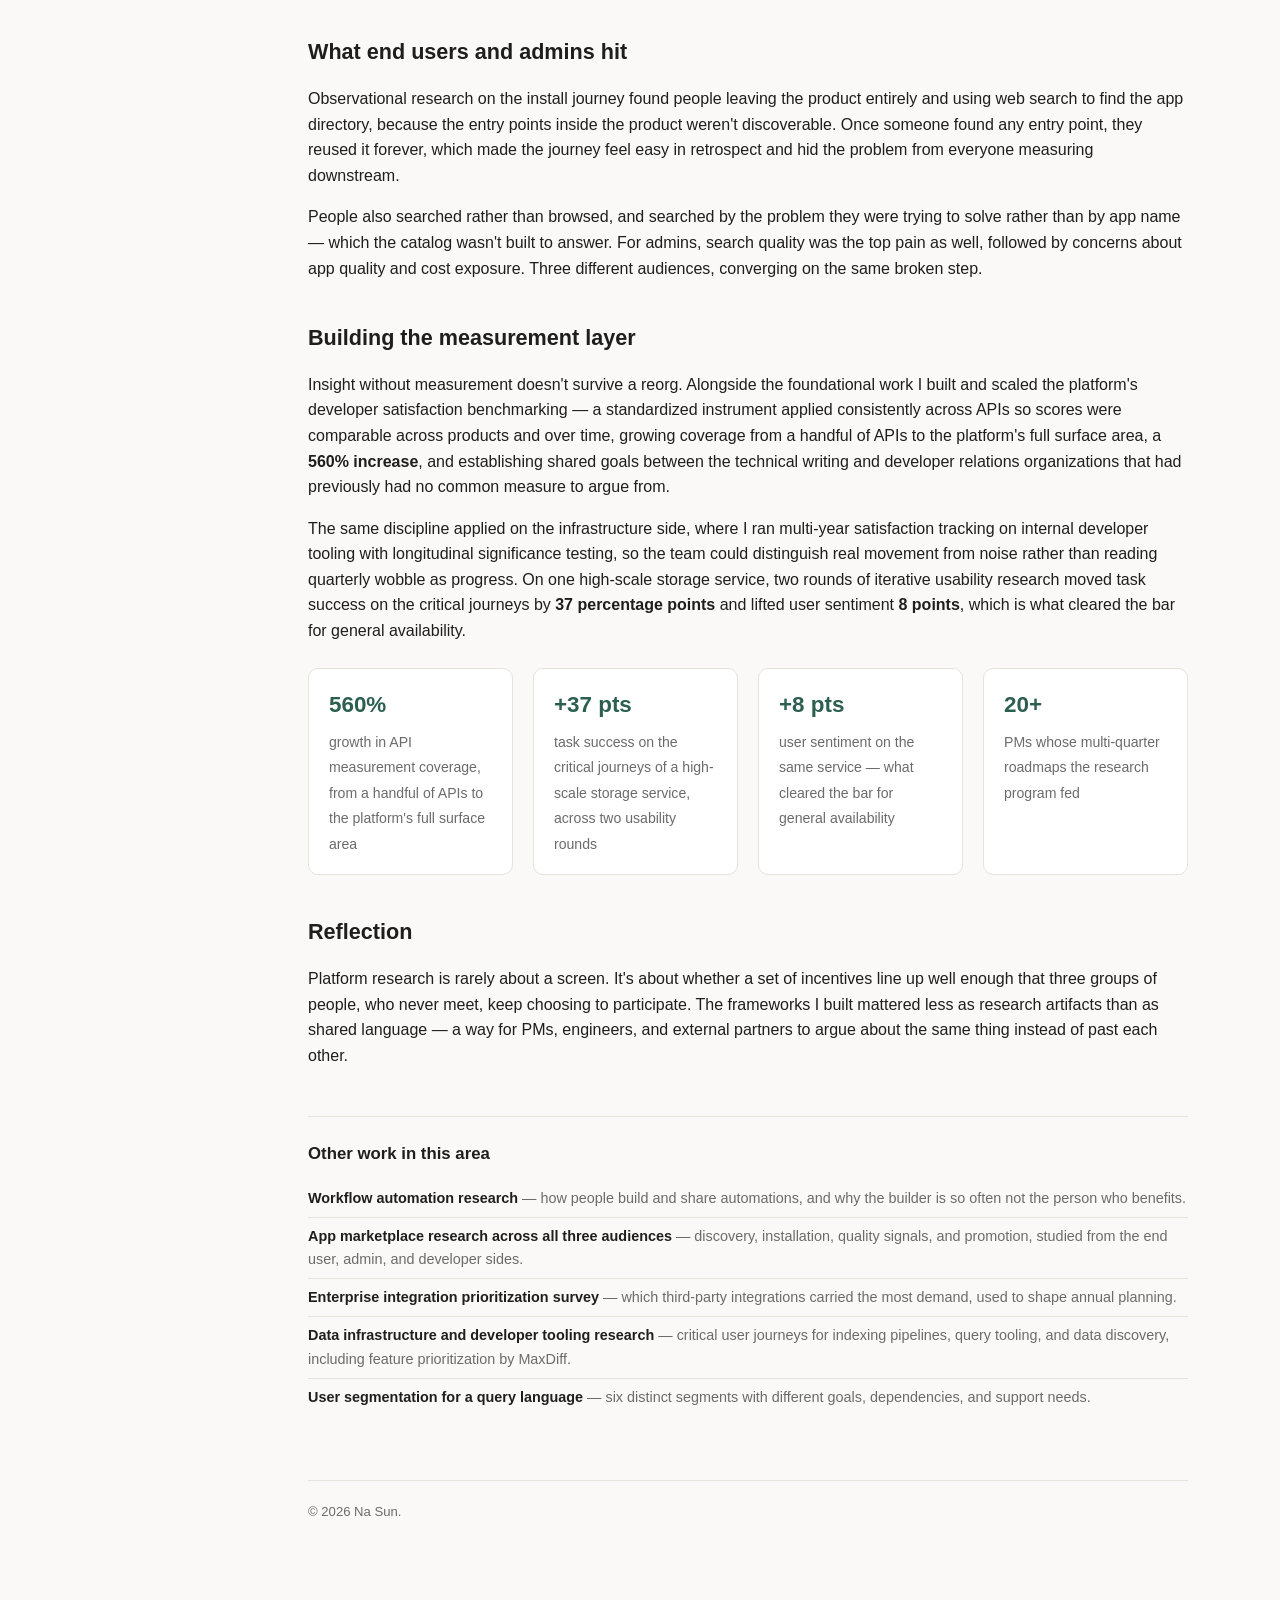
<file: case-study-3.html>
<!DOCTYPE html>
<html lang="en">
<head>
<meta charset="UTF-8">
<meta name="viewport" content="width=device-width, initial-scale=1.0">
<meta name="robots" content="noindex, nofollow">
<title>Developer &amp; Platform Experience — Na Sun</title>
<link rel="stylesheet" href="style.css">
</head>
<body>
<div class="layout">

  <aside class="sidebar">
    <img class="portrait" src="assets/img/na-portrait.jpg" alt="Na Sun presenting at ACM DIS 2025.">
    <div class="name">Na Sun</div>
    <div class="role">Senior UX Researcher, PhD</div>

    <nav>
      <ul>
        <li><a href="index.html">Home</a></li>
        <li><a href="about.html">About</a></li>
      </ul>

      <div class="section-label">Work</div>
      <ul>
        <li><a href="case-study-1.html">Frontier AI &amp; Creative Tools</a></li>
        <li><a href="case-study-2.html">Enterprise Identity &amp; Access</a></li>
        <li><a href="case-study-3.html" class="active">Developer &amp; Platform Experience</a></li>
        <li><a href="case-study-4.html">Designing &amp; Measuring Community</a></li>
      </ul>

      <div class="section-label">More</div>
      <ul>
        <li><a href="portfolio.html">Research Portfolio</a></li>
        <li><a href="publications.html">Publications &amp; Talks</a></li>
        <li><a href="resume.html">Résumé</a></li>
        <li><a href="contact.html">Contact</a></li>
      </ul>
    </nav>

    <a class="resume-btn" href="resume.html">View Résumé →</a>

    <div class="socials">
      <a href="https://www.linkedin.com/in/nasunpsu/" target="_blank" rel="noopener">LinkedIn</a>
      <a href="https://scholar.google.com/citations?user=ysBq_UcAAAAJ&hl=en" target="_blank" rel="noopener">Scholar</a>
      <a href="mailto:nasun308@gmail.com">Email</a>
    </div>
  </aside>

  <main class="main">
    <div class="content">

      <h1>What makes a developer bet their roadmap on someone else's platform?</h1>
      <p class="subtitle">Mixed-methods research across a three-sided ecosystem — end users, IT admins, and third-party developers — plus the measurement program that tracked whether any of it was working.</p>

      <div class="case-meta">
        <div><strong>Role</strong><span>Senior UX Researcher, program lead</span></div>
        <div><strong>Methods</strong><span>Developer survey (n=146), interviews (n=19), observational usability, longitudinal satisfaction benchmarking, MaxDiff, significance testing</span></div>
        <div><strong>Domain</strong><span>Developer platforms, APIs, app marketplaces, data infrastructure</span></div>
        <div><strong>Period</strong><span>2019 – 2022</span></div>
        <div><strong>Scale</strong><span>20+ PMs · 560% growth in API measurement coverage</span></div>
      </div>

      <h2>Three audiences, three sets of incentives</h2>
      <p>A platform is not one product with one user. End users install apps and want them to
      work. IT admins decide what's allowed to run inside the organization and carry the risk
      when it goes wrong. Third-party developers decide whether the platform is worth building
      on at all, and they have somewhere else to go. Product bets that delight one of these
      groups routinely break trust with another, so the research had to hold all three at once
      instead of optimizing for whoever was loudest in the roadmap meeting.</p>

      <figure class="fig narrow">
        <img src="assets/img/dia-ecosystem.svg" alt="A triangle of end users who want apps to work, IT admins who carry the risk, and third-party developers who can build elsewhere, with governance, reach and what is allowed to run as the tensions between them.">
        <figcaption>Three audiences, three incentives. Research that optimizes for one of these corners reliably breaks trust at another.</figcaption>
      </figure>

      <h2>Why developers build where they build</h2>
      <p>I ran this in two passes: a survey of 146 developers across competing chat platforms
      to establish the shape of the decision, then 19 in-depth interviews to understand the
      reasoning underneath it.</p>

      <p>The finding that changed strategy was that "developer" is not one audience either.
      Developers building public, commercially distributed apps chose platforms on market
      value and reach — how many customers they could get to, and whether a partnership
      unlocked revenue. Developers building private, internal apps barely cared about reach;
      they chose on documentation quality and platform reliability, because their cost is
      engineering time and their risk is silent breakage.</p>

      <div class="impact-banner">
        <strong>The implication:</strong> one developer strategy cannot serve both. Growing
        the public app catalog is a distribution and business-development problem. Growing
        internal adoption is a documentation and reliability problem. Teams had been treating
        them as one funnel and under-serving both.
      </div>

      <p>Dissatisfaction clustered in three places, and none of them were the API surface
      itself: gaps against competing platforms' feature parity, documentation that was hard to
      act on — especially around authentication and configuration — and constrained UI
      components that limited what an app could look like once built.</p>

      <h2>What end users and admins hit</h2>
      <p>Observational research on the install journey found people leaving the product
      entirely and using web search to find the app directory, because the entry points inside
      the product weren't discoverable. Once someone found any entry point, they reused it
      forever, which made the journey feel easy in retrospect and hid the problem from
      everyone measuring downstream.</p>

      <p>People also searched rather than browsed, and searched by the problem they were
      trying to solve rather than by app name — which the catalog wasn't built to answer. For
      admins, search quality was the top pain as well, followed by concerns about app quality
      and cost exposure. Three different audiences, converging on the same broken step.</p>

      <h2>Building the measurement layer</h2>
      <p>Insight without measurement doesn't survive a reorg. Alongside the foundational work
      I built and scaled the platform's developer satisfaction benchmarking — a standardized
      instrument applied consistently across APIs so scores were comparable across products
      and over time, growing coverage from a handful of APIs to the platform's full surface
      area, a <strong>560% increase</strong>, and establishing shared goals between the
      technical writing and developer relations organizations that had previously had no
      common measure to argue from.</p>

      <p>The same discipline applied on the infrastructure side, where I ran multi-year
      satisfaction tracking on internal developer tooling with longitudinal significance
      testing, so the team could distinguish real movement from noise rather than reading
      quarterly wobble as progress. On one high-scale storage service, two rounds of iterative
      usability research moved task success on the critical journeys by
      <strong>37 percentage points</strong> and lifted user sentiment
      <strong>8 points</strong>, which is what cleared the bar for general availability.</p>

      <div class="impact-grid">
        <div class="impact-item">
          <span class="num">560%</span>
          <span class="txt">growth in API measurement coverage, from a handful of APIs to the platform's full surface area</span>
        </div>
        <div class="impact-item">
          <span class="num">+37 pts</span>
          <span class="txt">task success on the critical journeys of a high-scale storage service, across two usability rounds</span>
        </div>
        <div class="impact-item">
          <span class="num">+8 pts</span>
          <span class="txt">user sentiment on the same service — what cleared the bar for general availability</span>
        </div>
        <div class="impact-item">
          <span class="num">20+</span>
          <span class="txt">PMs whose multi-quarter roadmaps the research program fed</span>
        </div>
      </div>

      <h2>Reflection</h2>
      <p>Platform research is rarely about a screen. It's about whether a set of incentives
      line up well enough that three groups of people, who never meet, keep choosing to
      participate. The frameworks I built mattered less as research artifacts than as shared
      language — a way for PMs, engineers, and external partners to argue about the same thing
      instead of past each other.</p>

      <div class="related-work">
        <h2>Other work in this area</h2>
        <ul>
          <li><strong>Workflow automation research</strong> — how people build and share automations, and why the builder is so often not the person who benefits.</li>
          <li><strong>App marketplace research across all three audiences</strong> — discovery, installation, quality signals, and promotion, studied from the end user, admin, and developer sides.</li>
          <li><strong>Enterprise integration prioritization survey</strong> — which third-party integrations carried the most demand, used to shape annual planning.</li>
          <li><strong>Data infrastructure and developer tooling research</strong> — critical user journeys for indexing pipelines, query tooling, and data discovery, including feature prioritization by MaxDiff.</li>
          <li><strong>User segmentation for a query language</strong> — six distinct segments with different goals, dependencies, and support needs.</li>
        </ul>
      </div>

      <footer class="page-footer">
        © 2026 Na Sun.
      </footer>
    </div>
  </main>

</div>
</body>
</html>
</file>
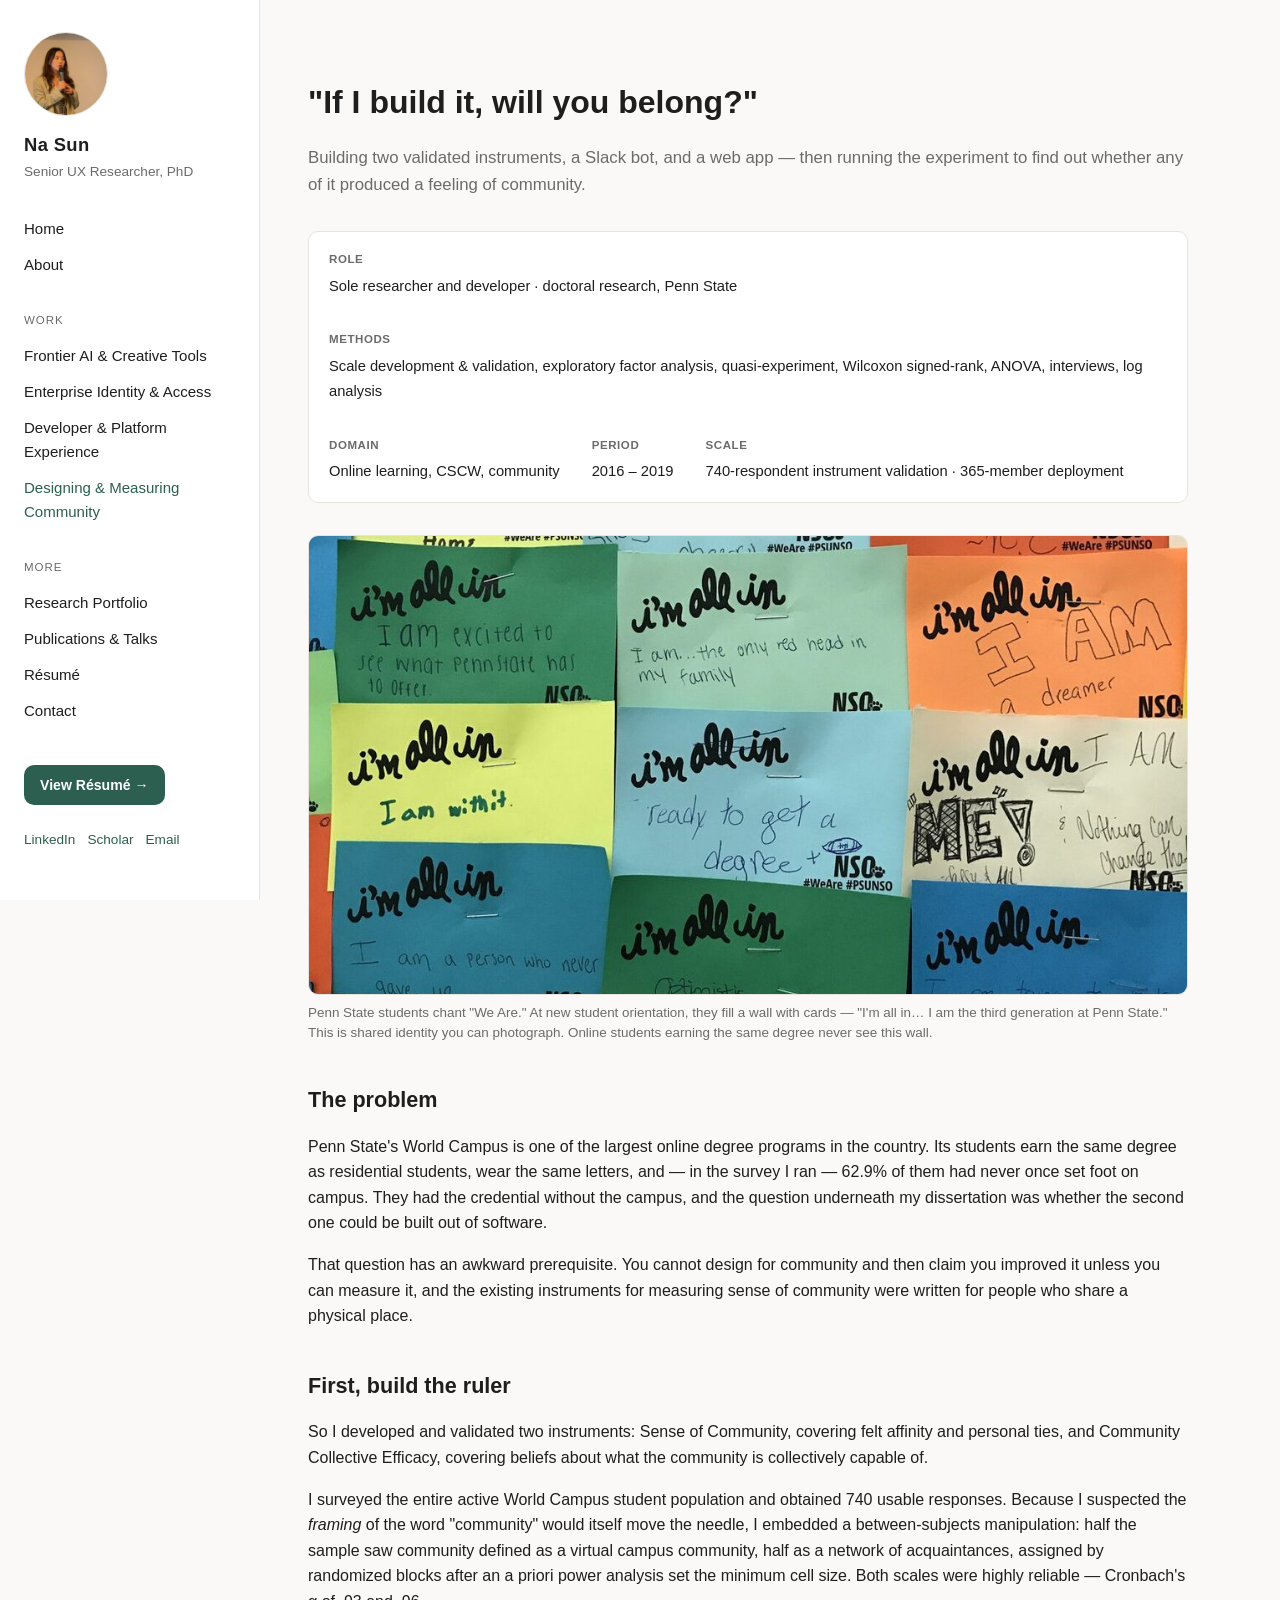
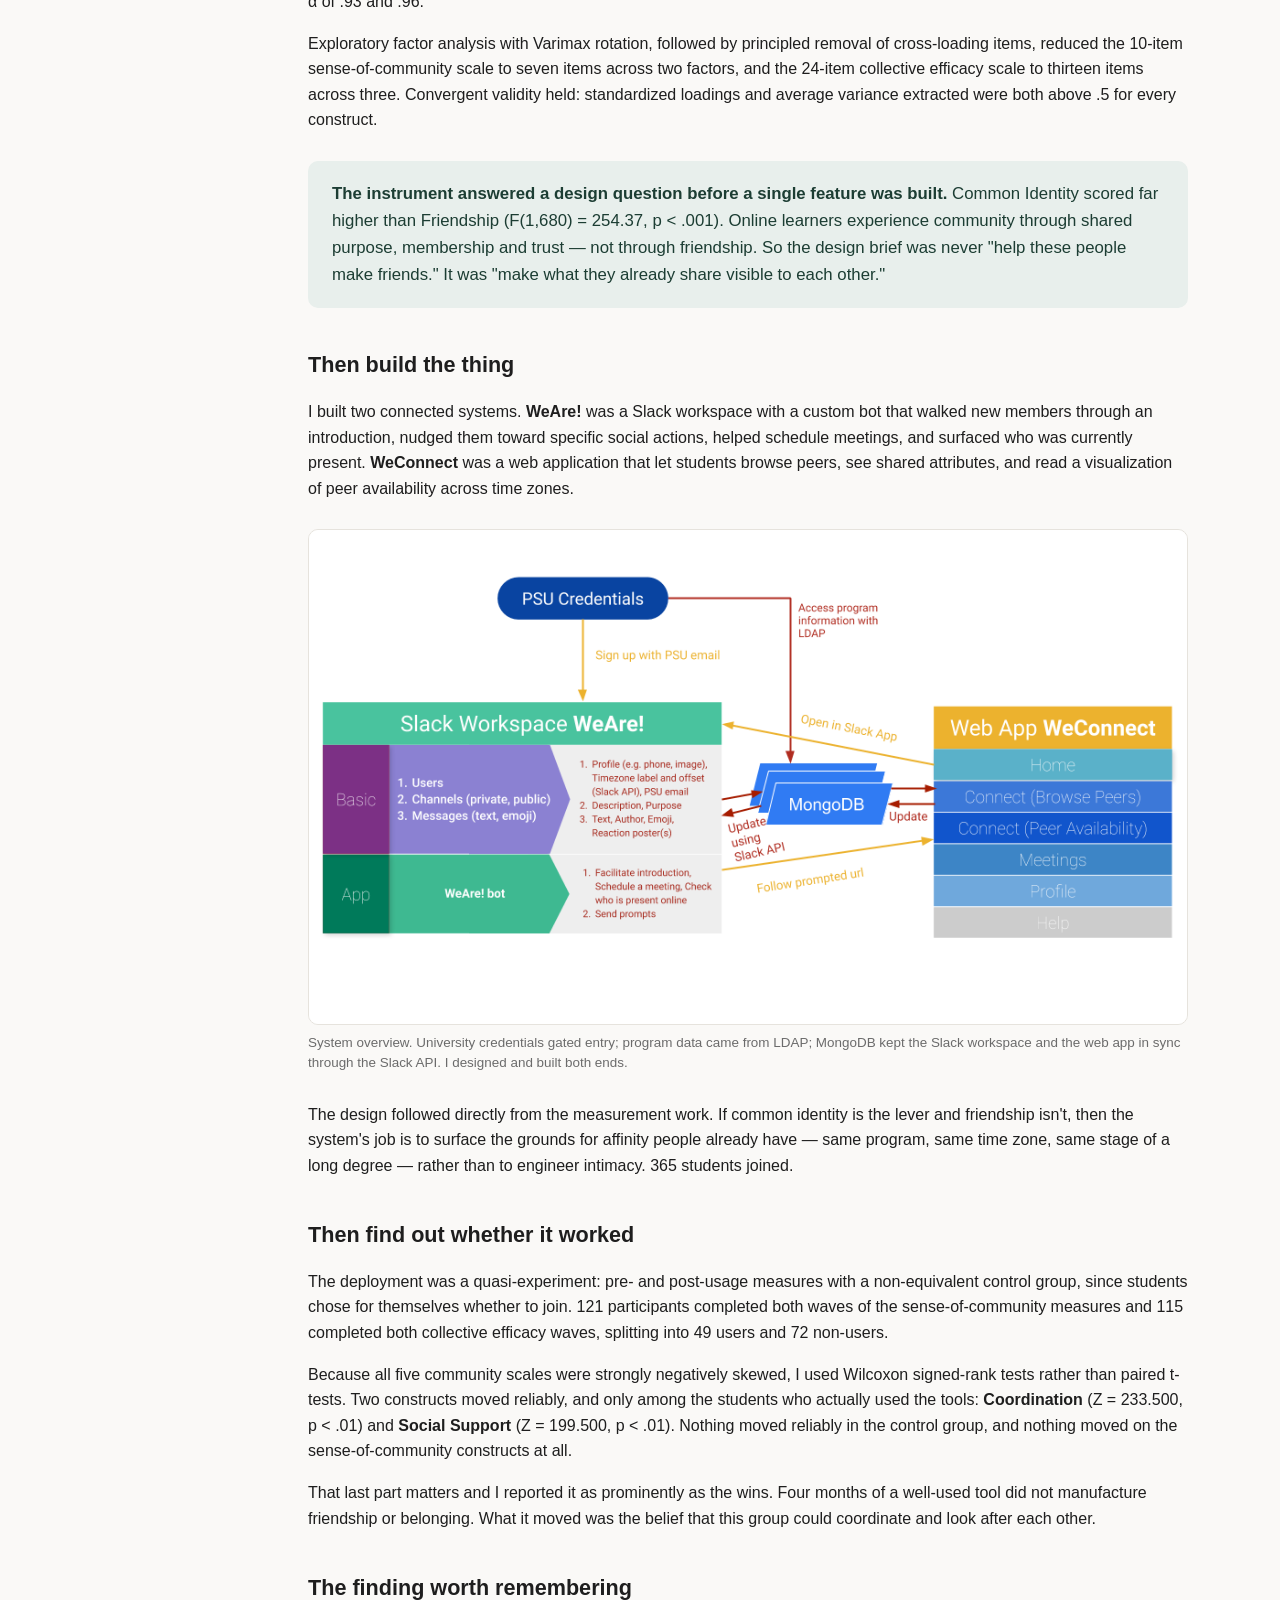
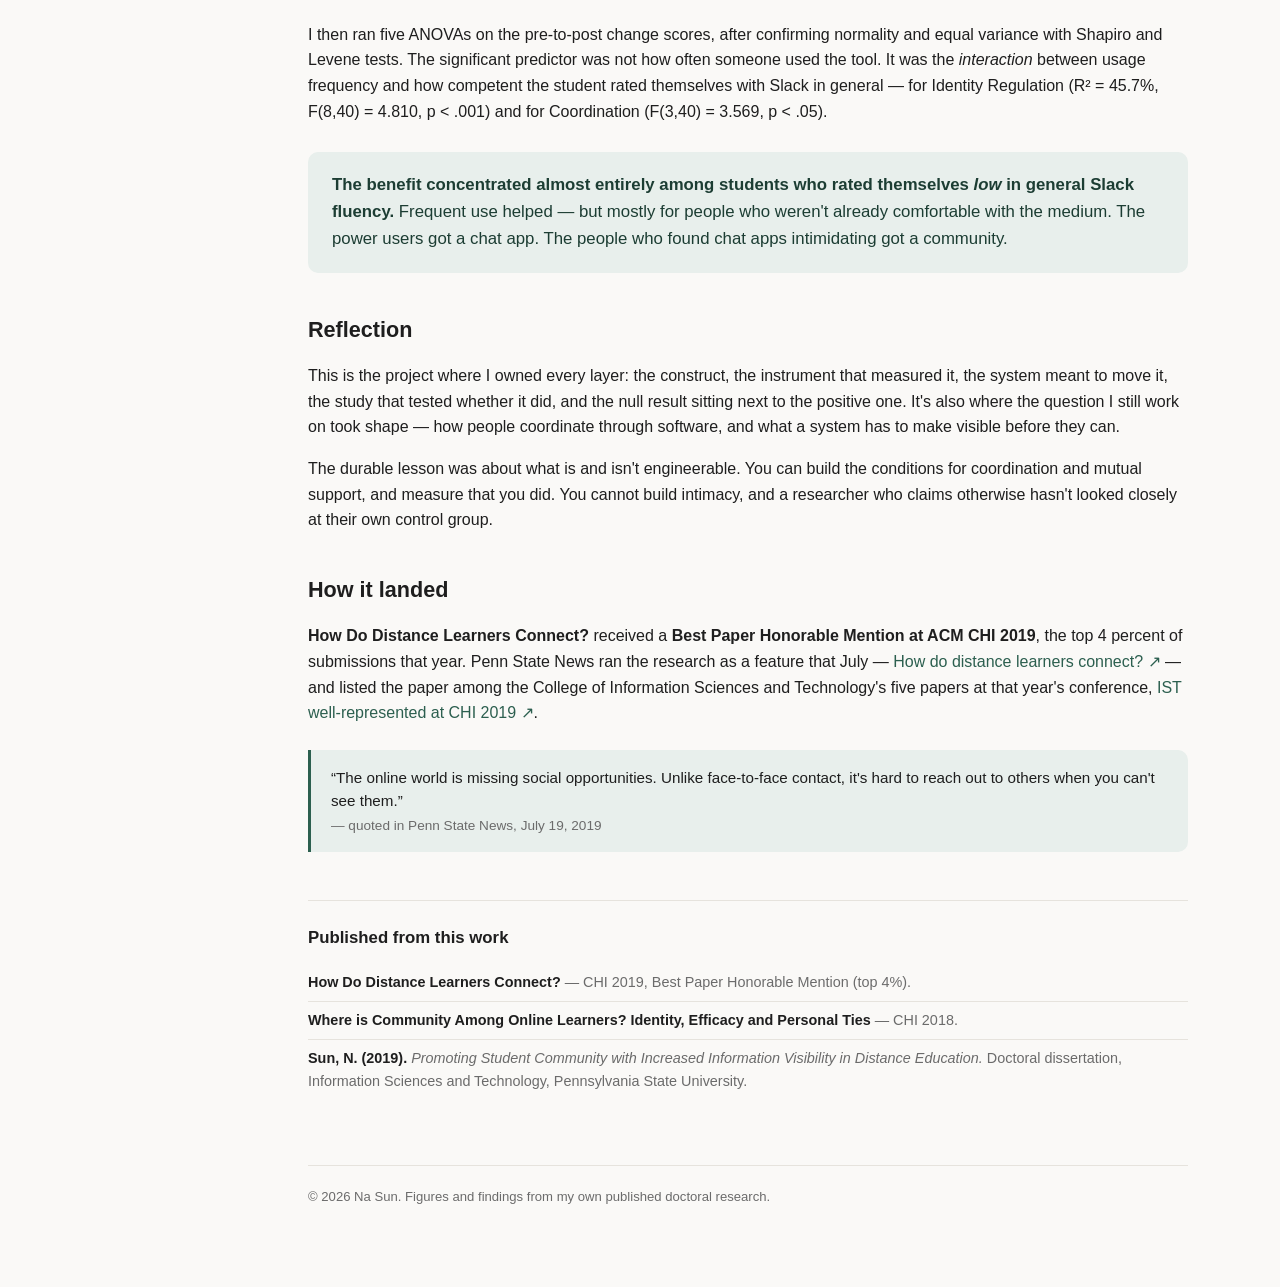
<file: case-study-4.html>
<!DOCTYPE html>
<html lang="en">
<head>
<meta charset="UTF-8">
<meta name="viewport" content="width=device-width, initial-scale=1.0">
<meta name="robots" content="noindex, nofollow">
<title>If I Build It, Will You Belong? — Na Sun</title>
<link rel="stylesheet" href="style.css">
</head>
<body>
<div class="layout">

  <aside class="sidebar">
    <img class="portrait" src="assets/img/na-portrait.jpg" alt="Na Sun presenting at ACM DIS 2025.">
    <div class="name">Na Sun</div>
    <div class="role">Senior UX Researcher, PhD</div>

    <nav>
      <ul>
        <li><a href="index.html">Home</a></li>
        <li><a href="about.html">About</a></li>
      </ul>

      <div class="section-label">Work</div>
      <ul>
        <li><a href="case-study-1.html">Frontier AI &amp; Creative Tools</a></li>
        <li><a href="case-study-2.html">Enterprise Identity &amp; Access</a></li>
        <li><a href="case-study-3.html">Developer &amp; Platform Experience</a></li>
        <li><a href="case-study-4.html" class="active">Designing &amp; Measuring Community</a></li>
      </ul>

      <div class="section-label">More</div>
      <ul>
        <li><a href="portfolio.html">Research Portfolio</a></li>
        <li><a href="publications.html">Publications &amp; Talks</a></li>
        <li><a href="resume.html">Résumé</a></li>
        <li><a href="contact.html">Contact</a></li>
      </ul>
    </nav>

    <a class="resume-btn" href="resume.html">View Résumé →</a>

    <div class="socials">
      <a href="https://www.linkedin.com/in/nasunpsu/" target="_blank" rel="noopener">LinkedIn</a>
      <a href="https://scholar.google.com/citations?user=ysBq_UcAAAAJ&hl=en" target="_blank" rel="noopener">Scholar</a>
      <a href="mailto:nasun308@gmail.com">Email</a>
    </div>
  </aside>

  <main class="main">
    <div class="content">

      <h1>"If I build it, will you belong?"</h1>
      <p class="subtitle">Building two validated instruments, a Slack bot, and a web app — then running the experiment to find out whether any of it produced a feeling of community.</p>

      <div class="case-meta">
        <div><strong>Role</strong><span>Sole researcher and developer · doctoral research, Penn State</span></div>
        <div><strong>Methods</strong><span>Scale development &amp; validation, exploratory factor analysis, quasi-experiment, Wilcoxon signed-rank, ANOVA, interviews, log analysis</span></div>
        <div><strong>Domain</strong><span>Online learning, CSCW, community</span></div>
        <div><strong>Period</strong><span>2016 – 2019</span></div>
        <div><strong>Scale</strong><span>740-respondent instrument validation · 365-member deployment</span></div>
      </div>

      <figure class="fig banner">
        <img src="assets/img/weare-wall.jpg" alt="A wall covered in handwritten colored cards from Penn State new student orientation, each beginning 'I'm all in' and completed with a personal statement.">
        <figcaption>Penn State students chant "We Are." At new student orientation, they fill a wall with cards — "I'm all in… I am the third generation at Penn State." This is shared identity you can photograph. Online students earning the same degree never see this wall.</figcaption>
      </figure>

      <h2>The problem</h2>
      <p>Penn State's World Campus is one of the largest online degree programs in the
      country. Its students earn the same degree as residential students, wear the same
      letters, and — in the survey I ran — 62.9% of them had never once set foot on campus.
      They had the credential without the campus, and the question underneath my dissertation
      was whether the second one could be built out of software.</p>

      <p>That question has an awkward prerequisite. You cannot design for community and then
      claim you improved it unless you can measure it, and the existing instruments for
      measuring sense of community were written for people who share a physical place.</p>

      <h2>First, build the ruler</h2>
      <p>So I developed and validated two instruments: Sense of Community, covering felt
      affinity and personal ties, and Community Collective Efficacy, covering beliefs about
      what the community is collectively capable of.</p>

      <p>I surveyed the entire active World Campus student population and obtained 740 usable
      responses. Because I suspected the <em>framing</em> of the word "community" would itself
      move the needle, I embedded a between-subjects manipulation: half the sample saw
      community defined as a virtual campus community, half as a network of acquaintances,
      assigned by randomized blocks after an a priori power analysis set the minimum cell
      size. Both scales were highly reliable — Cronbach's α of .93 and .96.</p>

      <p>Exploratory factor analysis with Varimax rotation, followed by principled removal of
      cross-loading items, reduced the 10-item sense-of-community scale to seven items across
      two factors, and the 24-item collective efficacy scale to thirteen items across three.
      Convergent validity held: standardized loadings and average variance extracted were both
      above .5 for every construct.</p>

      <div class="impact-banner">
        <strong>The instrument answered a design question before a single feature was built.</strong>
        Common Identity scored far higher than Friendship (F(1,680) = 254.37, p &lt; .001).
        Online learners experience community through shared purpose, membership and trust —
        not through friendship. So the design brief was never "help these people make
        friends." It was "make what they already share visible to each other."
      </div>

      <h2>Then build the thing</h2>
      <p>I built two connected systems. <strong>WeAre!</strong> was a Slack workspace with a
      custom bot that walked new members through an introduction, nudged them toward specific
      social actions, helped schedule meetings, and surfaced who was currently present.
      <strong>WeConnect</strong> was a web application that let students browse peers, see
      shared attributes, and read a visualization of peer availability across time zones.</p>

      <figure class="fig">
        <img src="assets/img/weconnect-architecture.png" alt="System architecture diagram: Penn State credentials feed a Slack workspace called WeAre! and a web app called WeConnect, synchronized through MongoDB via the Slack API, with program data drawn from LDAP.">
        <figcaption>System overview. University credentials gated entry; program data came from LDAP; MongoDB kept the Slack workspace and the web app in sync through the Slack API. I designed and built both ends.</figcaption>
      </figure>

      <p>The design followed directly from the measurement work. If common identity is the
      lever and friendship isn't, then the system's job is to surface the grounds for
      affinity people already have — same program, same time zone, same stage of a long
      degree — rather than to engineer intimacy. 365 students joined.</p>

      <h2>Then find out whether it worked</h2>
      <p>The deployment was a quasi-experiment: pre- and post-usage measures with a
      non-equivalent control group, since students chose for themselves whether to join.
      121 participants completed both waves of the sense-of-community measures and 115
      completed both collective efficacy waves, splitting into 49 users and 72 non-users.</p>

      <p>Because all five community scales were strongly negatively skewed, I used Wilcoxon
      signed-rank tests rather than paired t-tests. Two constructs moved reliably, and only
      among the students who actually used the tools: <strong>Coordination</strong>
      (Z = 233.500, p &lt; .01) and <strong>Social Support</strong> (Z = 199.500, p &lt; .01).
      Nothing moved reliably in the control group, and nothing moved on the sense-of-community
      constructs at all.</p>

      <p>That last part matters and I reported it as prominently as the wins. Four months of
      a well-used tool did not manufacture friendship or belonging. What it moved was the
      belief that this group could coordinate and look after each other.</p>

      <h2>The finding worth remembering</h2>
      <p>I then ran five ANOVAs on the pre-to-post change scores, after confirming normality
      and equal variance with Shapiro and Levene tests. The significant predictor was not how
      often someone used the tool. It was the <em>interaction</em> between usage frequency and
      how competent the student rated themselves with Slack in general — for Identity
      Regulation (R² = 45.7%, F(8,40) = 4.810, p &lt; .001) and for Coordination
      (F(3,40) = 3.569, p &lt; .05).</p>

      <div class="impact-banner">
        <strong>The benefit concentrated almost entirely among students who rated themselves
        <em>low</em> in general Slack fluency.</strong> Frequent use helped — but mostly for
        people who weren't already comfortable with the medium. The power users got a chat
        app. The people who found chat apps intimidating got a community.
      </div>

      <h2>Reflection</h2>
      <p>This is the project where I owned every layer: the construct, the instrument that
      measured it, the system meant to move it, the study that tested whether it did, and the
      null result sitting next to the positive one. It's also where the question I still work
      on took shape — how people coordinate through software, and what a system has to make
      visible before they can.</p>

      <p>The durable lesson was about what is and isn't engineerable. You can build the
      conditions for coordination and mutual support, and measure that you did. You cannot
      build intimacy, and a researcher who claims otherwise hasn't looked closely at their own
      control group.</p>

      <h2>How it landed</h2>
      <p><strong>How Do Distance Learners Connect?</strong> received a
      <strong>Best Paper Honorable Mention at ACM CHI 2019</strong>, the top 4 percent of
      submissions that year. Penn State News ran the research as a feature that July —
      <a href="https://www.psu.edu/news/research/story/how-do-distance-learners-connect" target="_blank" rel="noopener">How do distance learners connect? ↗</a>
      — and listed the paper among the College of Information Sciences and Technology's
      five papers at that year's conference,
      <a href="https://www.psu.edu/news/academics/story/information-sciences-and-technology-well-represented-2019-chi-conference" target="_blank" rel="noopener">IST well-represented at CHI 2019 ↗</a>.</p>

      <div class="callout">
        <p>
          &ldquo;The online world is missing social opportunities. Unlike face-to-face
          contact, it's hard to reach out to others when you can't see them.&rdquo;
          <br><span style="font-size:0.85rem;color:var(--text-muted);">— quoted in Penn State News, July 19, 2019</span>
        </p>
      </div>

      <div class="related-work">
        <h2>Published from this work</h2>
        <ul>
          <li><strong>How Do Distance Learners Connect?</strong> — CHI 2019, Best Paper Honorable Mention (top 4%).</li>
          <li><strong>Where is Community Among Online Learners? Identity, Efficacy and Personal Ties</strong> — CHI 2018.</li>
          <li><strong>Sun, N. (2019).</strong> <em>Promoting Student Community with Increased Information Visibility in Distance Education.</em> Doctoral dissertation, Information Sciences and Technology, Pennsylvania State University.</li>
        </ul>
      </div>

      <footer class="page-footer">
        © 2026 Na Sun. Figures and findings from my own published doctoral research.
      </footer>
    </div>
  </main>

</div>
</body>
</html>
</file>
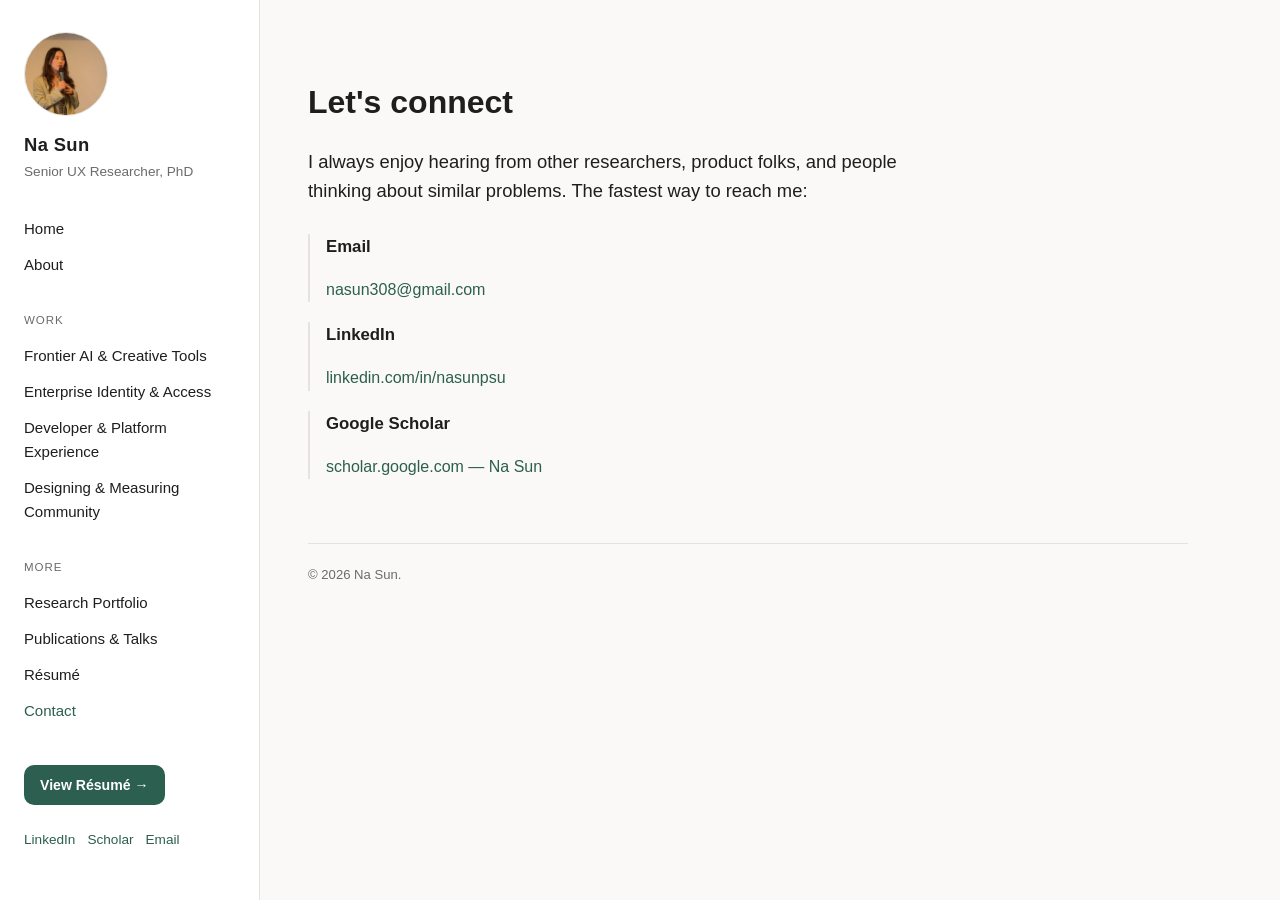
<file: contact.html>
<!DOCTYPE html>
<html lang="en">
<head>
<meta charset="UTF-8">
<meta name="viewport" content="width=device-width, initial-scale=1.0">
<meta name="robots" content="noindex, nofollow">
<title>Contact — Na Sun</title>
<link rel="stylesheet" href="style.css">
</head>
<body>
<div class="layout">

  <aside class="sidebar">
    <img class="portrait" src="assets/img/na-portrait.jpg" alt="Na Sun presenting at ACM DIS 2025.">
    <div class="name">Na Sun</div>
    <div class="role">Senior UX Researcher, PhD</div>

    <nav>
      <ul>
        <li><a href="index.html">Home</a></li>
        <li><a href="about.html">About</a></li>
      </ul>

      <div class="section-label">Work</div>
      <ul>
        <li><a href="case-study-1.html">Frontier AI &amp; Creative Tools</a></li>
        <li><a href="case-study-2.html">Enterprise Identity &amp; Access</a></li>
        <li><a href="case-study-3.html">Developer &amp; Platform Experience</a></li>
        <li><a href="case-study-4.html">Designing &amp; Measuring Community</a></li>
      </ul>

      <div class="section-label">More</div>
      <ul>
        <li><a href="portfolio.html">Research Portfolio</a></li>
        <li><a href="publications.html">Publications &amp; Talks</a></li>
        <li><a href="resume.html">Résumé</a></li>
        <li><a href="contact.html" class="active">Contact</a></li>
      </ul>
    </nav>

    <a class="resume-btn" href="resume.html">View Résumé →</a>

    <div class="socials">
      <a href="https://www.linkedin.com/in/nasunpsu/" target="_blank" rel="noopener">LinkedIn</a>
      <a href="https://scholar.google.com/citations?user=ysBq_UcAAAAJ&hl=en" target="_blank" rel="noopener">Scholar</a>
      <a href="mailto:nasun308@gmail.com">Email</a>
    </div>
  </aside>

  <main class="main">
    <div class="content">

      <h1>Let's connect</h1>
      <p class="tagline">
        I always enjoy hearing from other researchers, product folks, and people thinking
        about similar problems. The fastest way to reach me:
      </p>

      <div class="resume-entry">
        <h3>Email</h3>
        <p><a href="mailto:nasun308@gmail.com">nasun308@gmail.com</a></p>
      </div>

      <div class="resume-entry">
        <h3>LinkedIn</h3>
        <p><a href="https://www.linkedin.com/in/nasunpsu/" target="_blank" rel="noopener">linkedin.com/in/nasunpsu</a></p>
      </div>

      <div class="resume-entry">
        <h3>Google Scholar</h3>
        <p><a href="https://scholar.google.com/citations?user=ysBq_UcAAAAJ&hl=en" target="_blank" rel="noopener">scholar.google.com — Na Sun</a></p>
      </div>

      <footer class="page-footer">
        © 2026 Na Sun.
      </footer>
    </div>
  </main>

</div>
</body>
</html>
</file>
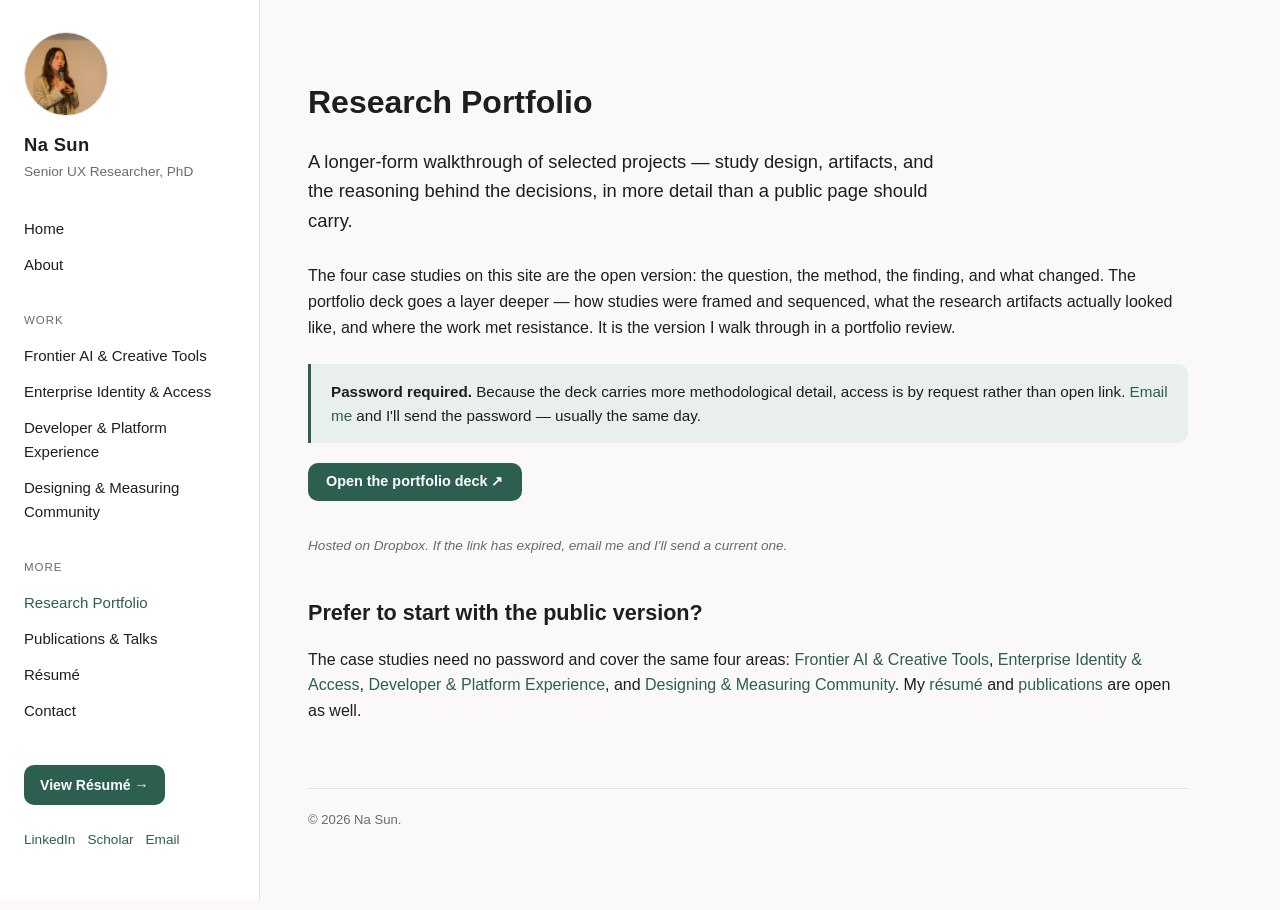
<file: portfolio.html>
<!DOCTYPE html>
<html lang="en">
<head>
<meta charset="UTF-8">
<meta name="viewport" content="width=device-width, initial-scale=1.0">
<meta name="robots" content="noindex, nofollow">
<title>Research Portfolio — Na Sun</title>
<link rel="stylesheet" href="style.css">
</head>
<body>
<div class="layout">

  <aside class="sidebar">
    <img class="portrait" src="assets/img/na-portrait.jpg" alt="Na Sun presenting at ACM DIS 2025.">
    <div class="name">Na Sun</div>
    <div class="role">Senior UX Researcher, PhD</div>

    <nav>
      <ul>
        <li><a href="index.html">Home</a></li>
        <li><a href="about.html">About</a></li>
      </ul>

      <div class="section-label">Work</div>
      <ul>
        <li><a href="case-study-1.html">Frontier AI &amp; Creative Tools</a></li>
        <li><a href="case-study-2.html">Enterprise Identity &amp; Access</a></li>
        <li><a href="case-study-3.html">Developer &amp; Platform Experience</a></li>
        <li><a href="case-study-4.html">Designing &amp; Measuring Community</a></li>
      </ul>

      <div class="section-label">More</div>
      <ul>
        <li><a href="portfolio.html" class="active">Research Portfolio</a></li>
        <li><a href="publications.html">Publications &amp; Talks</a></li>
        <li><a href="resume.html">Résumé</a></li>
        <li><a href="contact.html">Contact</a></li>
      </ul>
    </nav>

    <a class="resume-btn" href="resume.html">View Résumé →</a>

    <div class="socials">
      <a href="https://www.linkedin.com/in/nasunpsu/" target="_blank" rel="noopener">LinkedIn</a>
      <a href="https://scholar.google.com/citations?user=ysBq_UcAAAAJ&hl=en" target="_blank" rel="noopener">Scholar</a>
      <a href="mailto:nasun308@gmail.com">Email</a>
    </div>
  </aside>

  <main class="main">
    <div class="content">

      <h1>Research Portfolio</h1>
      <p class="tagline">
        A longer-form walkthrough of selected projects — study design, artifacts, and
        the reasoning behind the decisions, in more detail than a public page should
        carry.
      </p>

      <p>
        The four case studies on this site are the open version: the question, the method,
        the finding, and what changed. The portfolio deck goes a layer deeper — how studies
        were framed and sequenced, what the research artifacts actually looked like, and
        where the work met resistance. It is the version I walk through in a portfolio
        review.
      </p>

      <div class="callout">
        <p>
          <strong>Password required.</strong> Because the deck carries more methodological
          detail, access is by request rather than open link.
          <a href="mailto:nasun308@gmail.com?subject=Portfolio%20access">Email me</a>
          and I'll send the password — usually the same day.
        </p>
      </div>

      <div class="btn-row">
        <a class="btn" href="https://www.dropbox.com/scl/fi/oal82cm9bujikq6e9sfl2/nasun_portfolio.pdf?rlkey=xqmgop0fg3fjhe7s9seg4kjpo&amp;st=hy2vrtxc&amp;dl=0" target="_blank" rel="noopener">Open the portfolio deck ↗</a>
      </div>

      <p class="note">
        Hosted on Dropbox. If the link has expired, email me and I'll send a current one.
      </p>

      <h2>Prefer to start with the public version?</h2>
      <p>
        The case studies need no password and cover the same four areas:
        <a href="case-study-1.html">Frontier AI &amp; Creative Tools</a>,
        <a href="case-study-2.html">Enterprise Identity &amp; Access</a>,
        <a href="case-study-3.html">Developer &amp; Platform Experience</a>, and
        <a href="case-study-4.html">Designing &amp; Measuring Community</a>.
        My <a href="resume.html">résumé</a> and
        <a href="publications.html">publications</a> are open as well.
      </p>

      <footer class="page-footer">
        © 2026 Na Sun.
      </footer>
    </div>
  </main>

</div>
</body>
</html>
</file>
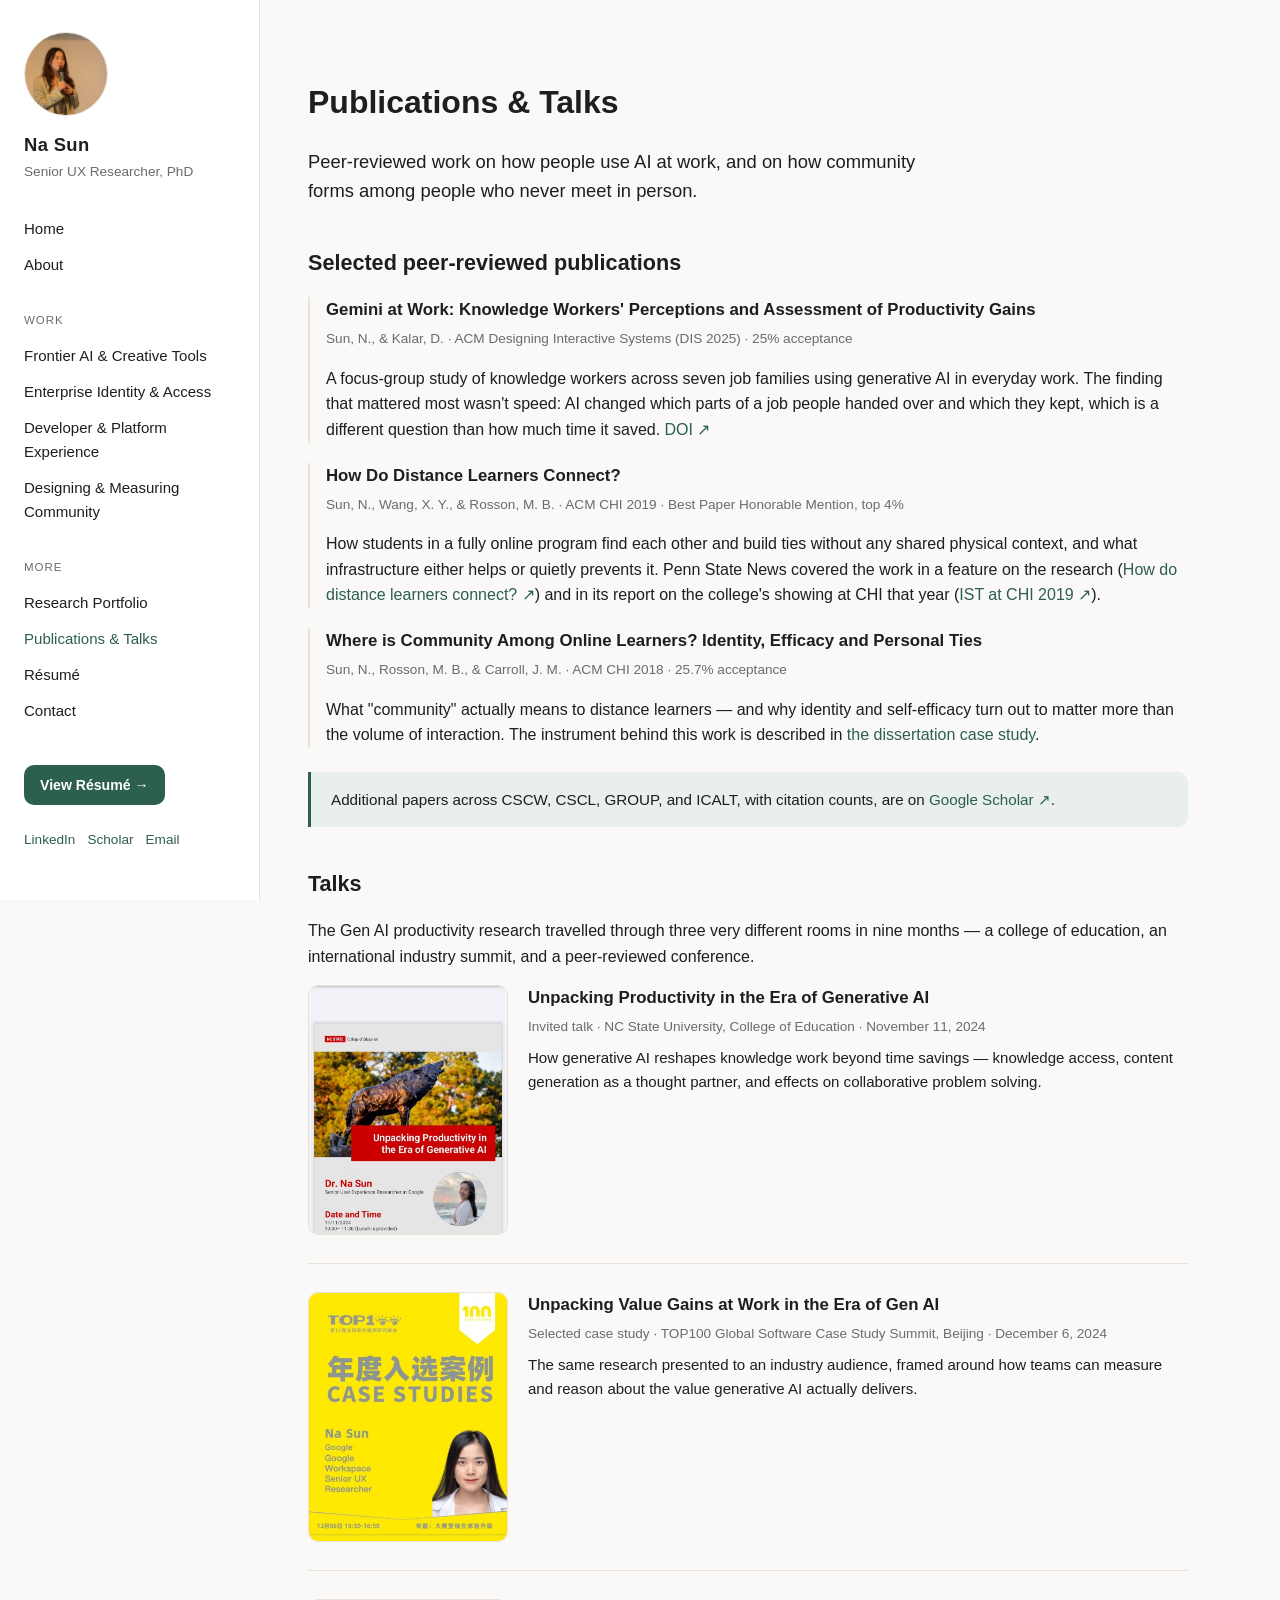
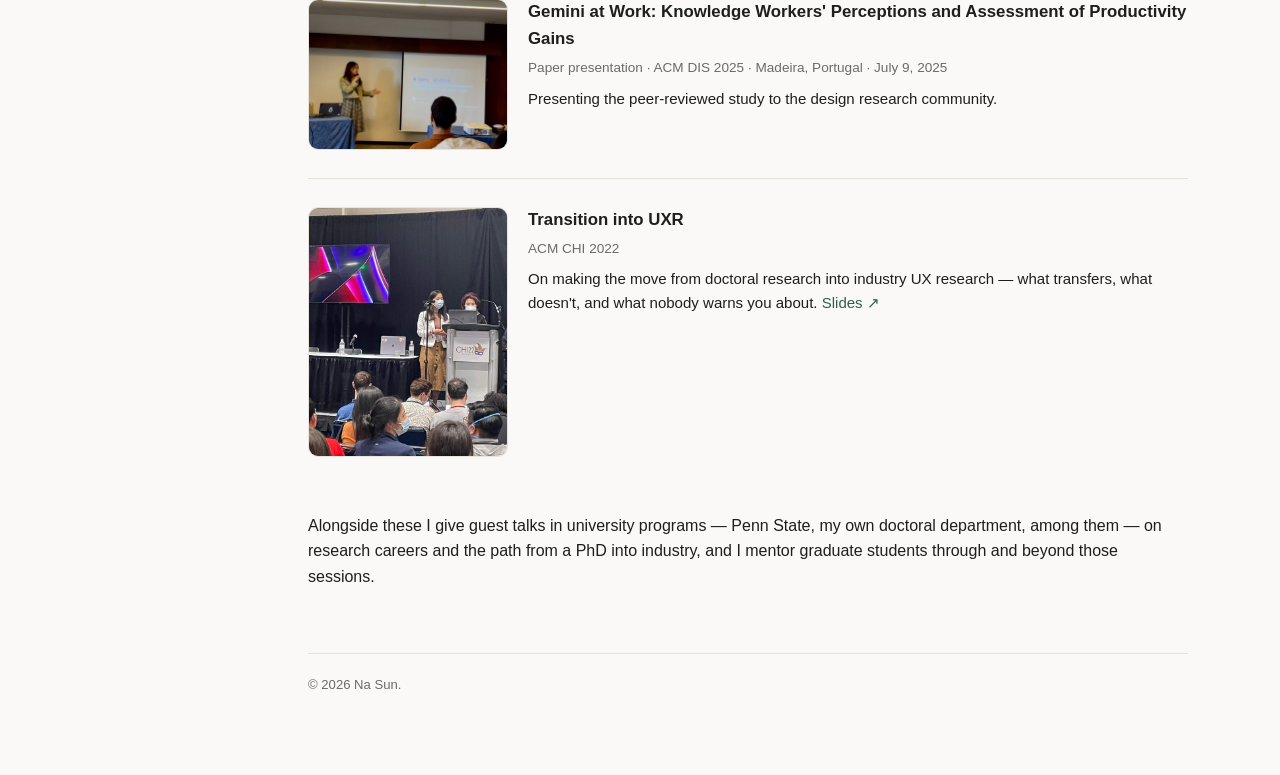
<file: publications.html>
<!DOCTYPE html>
<html lang="en">
<head>
<meta charset="UTF-8">
<meta name="viewport" content="width=device-width, initial-scale=1.0">
<meta name="robots" content="noindex, nofollow">
<title>Publications &amp; Talks — Na Sun</title>
<link rel="stylesheet" href="style.css">
</head>
<body>
<div class="layout">

  <aside class="sidebar">
    <img class="portrait" src="assets/img/na-portrait.jpg" alt="Na Sun presenting at ACM DIS 2025.">
    <div class="name">Na Sun</div>
    <div class="role">Senior UX Researcher, PhD</div>

    <nav>
      <ul>
        <li><a href="index.html">Home</a></li>
        <li><a href="about.html">About</a></li>
      </ul>

      <div class="section-label">Work</div>
      <ul>
        <li><a href="case-study-1.html">Frontier AI &amp; Creative Tools</a></li>
        <li><a href="case-study-2.html">Enterprise Identity &amp; Access</a></li>
        <li><a href="case-study-3.html">Developer &amp; Platform Experience</a></li>
        <li><a href="case-study-4.html">Designing &amp; Measuring Community</a></li>
      </ul>

      <div class="section-label">More</div>
      <ul>
        <li><a href="portfolio.html">Research Portfolio</a></li>
        <li><a href="publications.html" class="active">Publications &amp; Talks</a></li>
        <li><a href="resume.html">Résumé</a></li>
        <li><a href="contact.html">Contact</a></li>
      </ul>
    </nav>

    <a class="resume-btn" href="resume.html">View Résumé →</a>

    <div class="socials">
      <a href="https://www.linkedin.com/in/nasunpsu/" target="_blank" rel="noopener">LinkedIn</a>
      <a href="https://scholar.google.com/citations?user=ysBq_UcAAAAJ&hl=en" target="_blank" rel="noopener">Scholar</a>
      <a href="mailto:nasun308@gmail.com">Email</a>
    </div>
  </aside>

  <main class="main">
    <div class="content">

      <h1>Publications &amp; Talks</h1>
      <p class="tagline">
        Peer-reviewed work on how people use AI at work, and on how community forms among
        people who never meet in person.
      </p>

      <h2>Selected peer-reviewed publications</h2>

      <div class="resume-entry">
        <h3>Gemini at Work: Knowledge Workers' Perceptions and Assessment of Productivity Gains</h3>
        <div class="meta">Sun, N., &amp; Kalar, D. · ACM Designing Interactive Systems (DIS 2025) · 25% acceptance</div>
        <p>
          A focus-group study of knowledge workers across seven job families using generative
          AI in everyday work. The finding that mattered most wasn't speed: AI changed which
          parts of a job people handed over and which they kept, which is a different question
          than how much time it saved.
          <a href="https://doi.org/10.1145/3715336.3735679" target="_blank" rel="noopener">DOI ↗</a>
        </p>
      </div>

      <div class="resume-entry">
        <h3>How Do Distance Learners Connect?</h3>
        <div class="meta">Sun, N., Wang, X. Y., &amp; Rosson, M. B. · ACM CHI 2019 · Best Paper Honorable Mention, top 4%</div>
        <p>
          How students in a fully online program find each other and build ties without any
          shared physical context, and what infrastructure either helps or quietly prevents it.
          Penn State News covered the work in a feature on the research
          (<a href="https://www.psu.edu/news/research/story/how-do-distance-learners-connect" target="_blank" rel="noopener">How do distance learners connect? ↗</a>)
          and in its report on the college's showing at CHI that year
          (<a href="https://www.psu.edu/news/academics/story/information-sciences-and-technology-well-represented-2019-chi-conference" target="_blank" rel="noopener">IST at CHI 2019 ↗</a>).
        </p>
      </div>

      <div class="resume-entry">
        <h3>Where is Community Among Online Learners? Identity, Efficacy and Personal Ties</h3>
        <div class="meta">Sun, N., Rosson, M. B., &amp; Carroll, J. M. · ACM CHI 2018 · 25.7% acceptance</div>
        <p>
          What "community" actually means to distance learners — and why identity and
          self-efficacy turn out to matter more than the volume of interaction.
          The instrument behind this work is described in
          <a href="case-study-4.html">the dissertation case study</a>.
        </p>
      </div>

      <div class="callout">
        <p>
          Additional papers across CSCW, CSCL, GROUP, and ICALT, with citation counts, are on
          <a href="https://scholar.google.com/citations?user=ysBq_UcAAAAJ&hl=en" target="_blank" rel="noopener">Google Scholar ↗</a>.
        </p>
      </div>

      <h2>Talks</h2>
      <p>
        The Gen AI productivity research travelled through three very different rooms in nine
        months — a college of education, an international industry summit, and a peer-reviewed
        conference.
      </p>

      <div class="talk">
        <img src="assets/img/talk-ncstate.jpg" alt="NC State College of Education event poster for the talk 'Unpacking Productivity in the Era of Generative AI' by Dr. Na Sun.">
        <div>
          <h3>Unpacking Productivity in the Era of Generative AI</h3>
          <div class="meta">Invited talk · NC State University, College of Education · November 11, 2024</div>
          <p>How generative AI reshapes knowledge work beyond time savings — knowledge access, content generation as a thought partner, and effects on collaborative problem solving.</p>
        </div>
      </div>

      <div class="talk">
        <img src="assets/img/talk-top100.jpg" alt="Conference poster for the TOP100 Global Software Case Study Summit listing Na Sun's selected case study talk.">
        <div>
          <h3>Unpacking Value Gains at Work in the Era of Gen AI</h3>
          <div class="meta">Selected case study · TOP100 Global Software Case Study Summit, Beijing · December 6, 2024</div>
          <p>The same research presented to an industry audience, framed around how teams can measure and reason about the value generative AI actually delivers.</p>
        </div>
      </div>

      <div class="talk">
        <img src="assets/img/talk-dis2025.jpg" alt="Na Sun presenting the Gemini at Work paper at DIS 2025 in Madeira, Portugal, with the title slide projected behind her.">
        <div>
          <h3>Gemini at Work: Knowledge Workers' Perceptions and Assessment of Productivity Gains</h3>
          <div class="meta">Paper presentation · ACM DIS 2025 · Madeira, Portugal · July 9, 2025</div>
          <p>Presenting the peer-reviewed study to the design research community.</p>
        </div>
      </div>

      <div class="talk">
        <img src="assets/img/talk-sigchi2022.jpg" alt="Na Sun speaking at a CHI 2022 session on moving from a PhD into UX research.">
        <div>
          <h3>Transition into UXR</h3>
          <div class="meta">ACM CHI 2022</div>
          <p>
            On making the move from doctoral research into industry UX research — what
            transfers, what doesn't, and what nobody warns you about.
            <a href="https://docs.google.com/presentation/d/1Uu6dcEOht304wr_4P3ynj4IjQcoRWn8QlPP-0J5t2fE/edit?usp=sharing" target="_blank" rel="noopener">Slides ↗</a>
          </p>
        </div>
      </div>

      <p>
        Alongside these I give guest talks in university programs — Penn State, my own
        doctoral department, among them — on research careers and the path from a PhD into
        industry, and I mentor graduate students through and beyond those sessions.
      </p>

      <footer class="page-footer">
        © 2026 Na Sun.
      </footer>
    </div>
  </main>

</div>
</body>
</html>
</file>
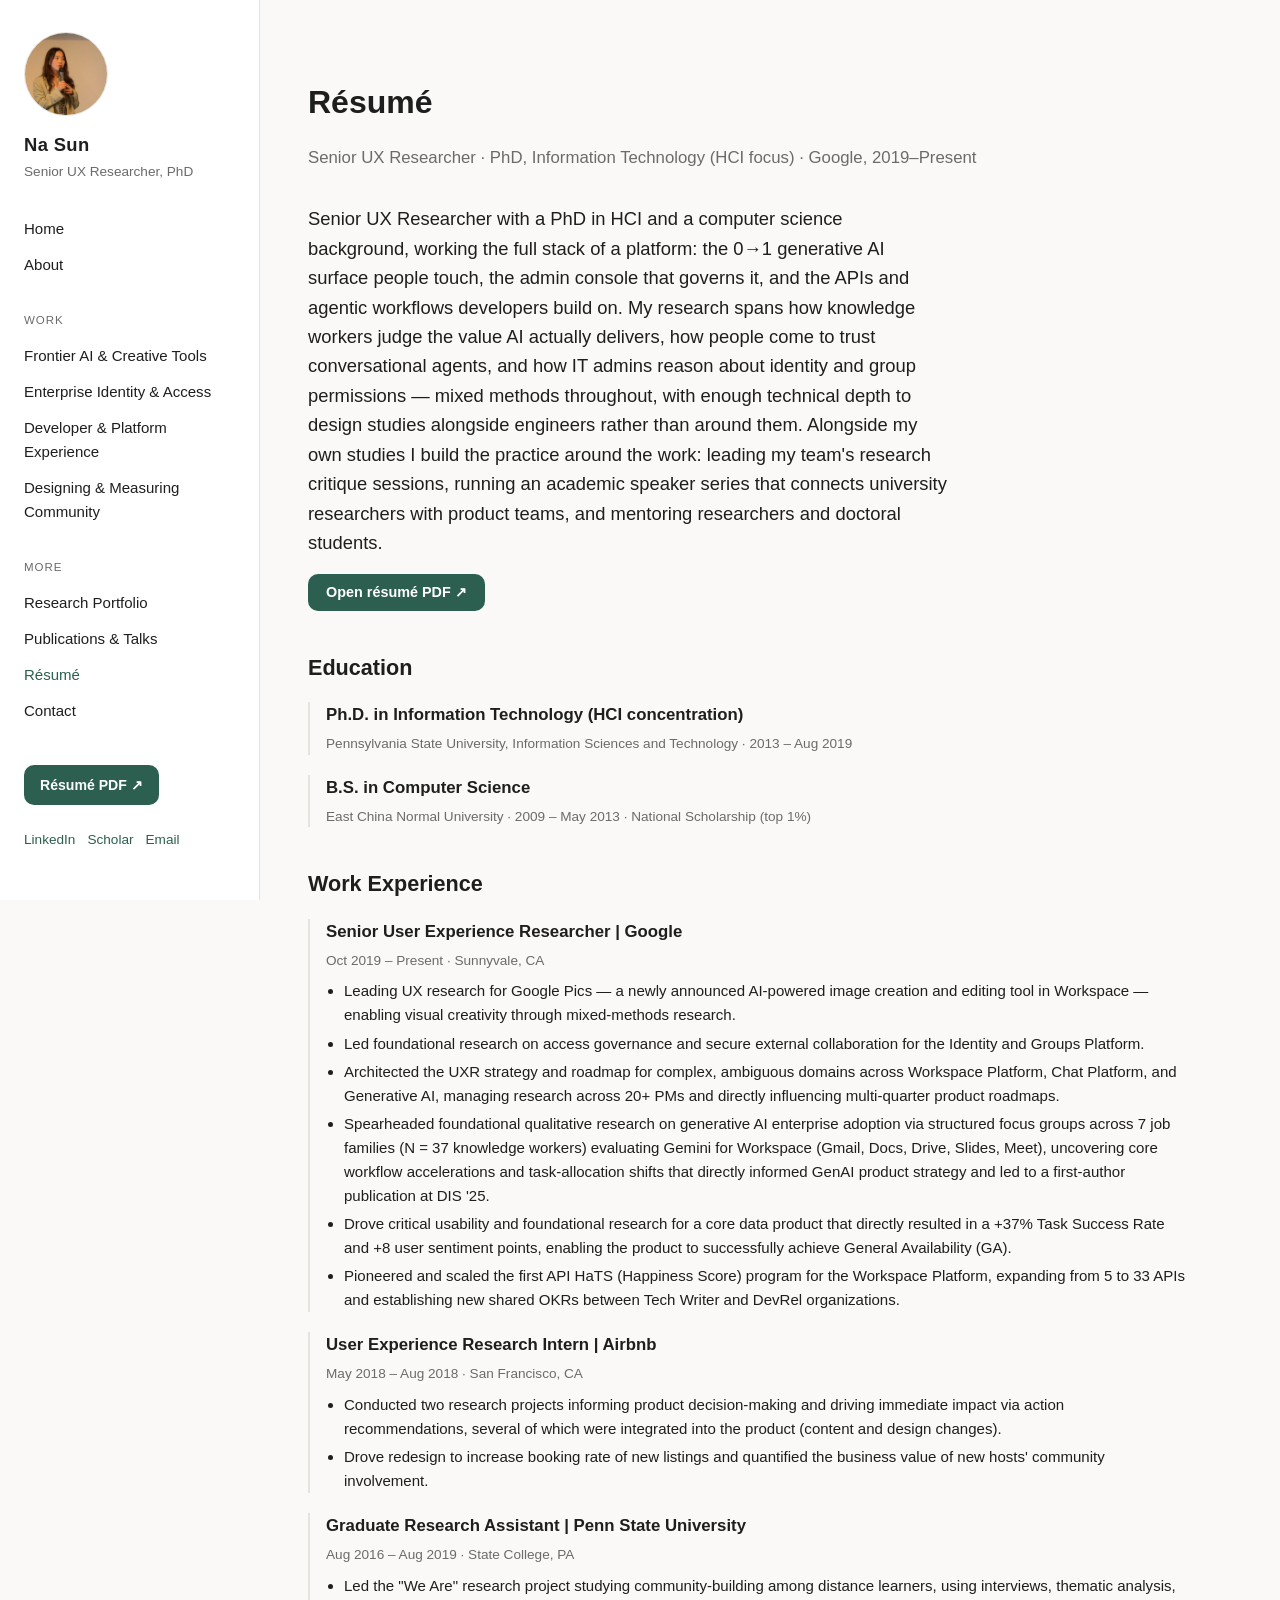
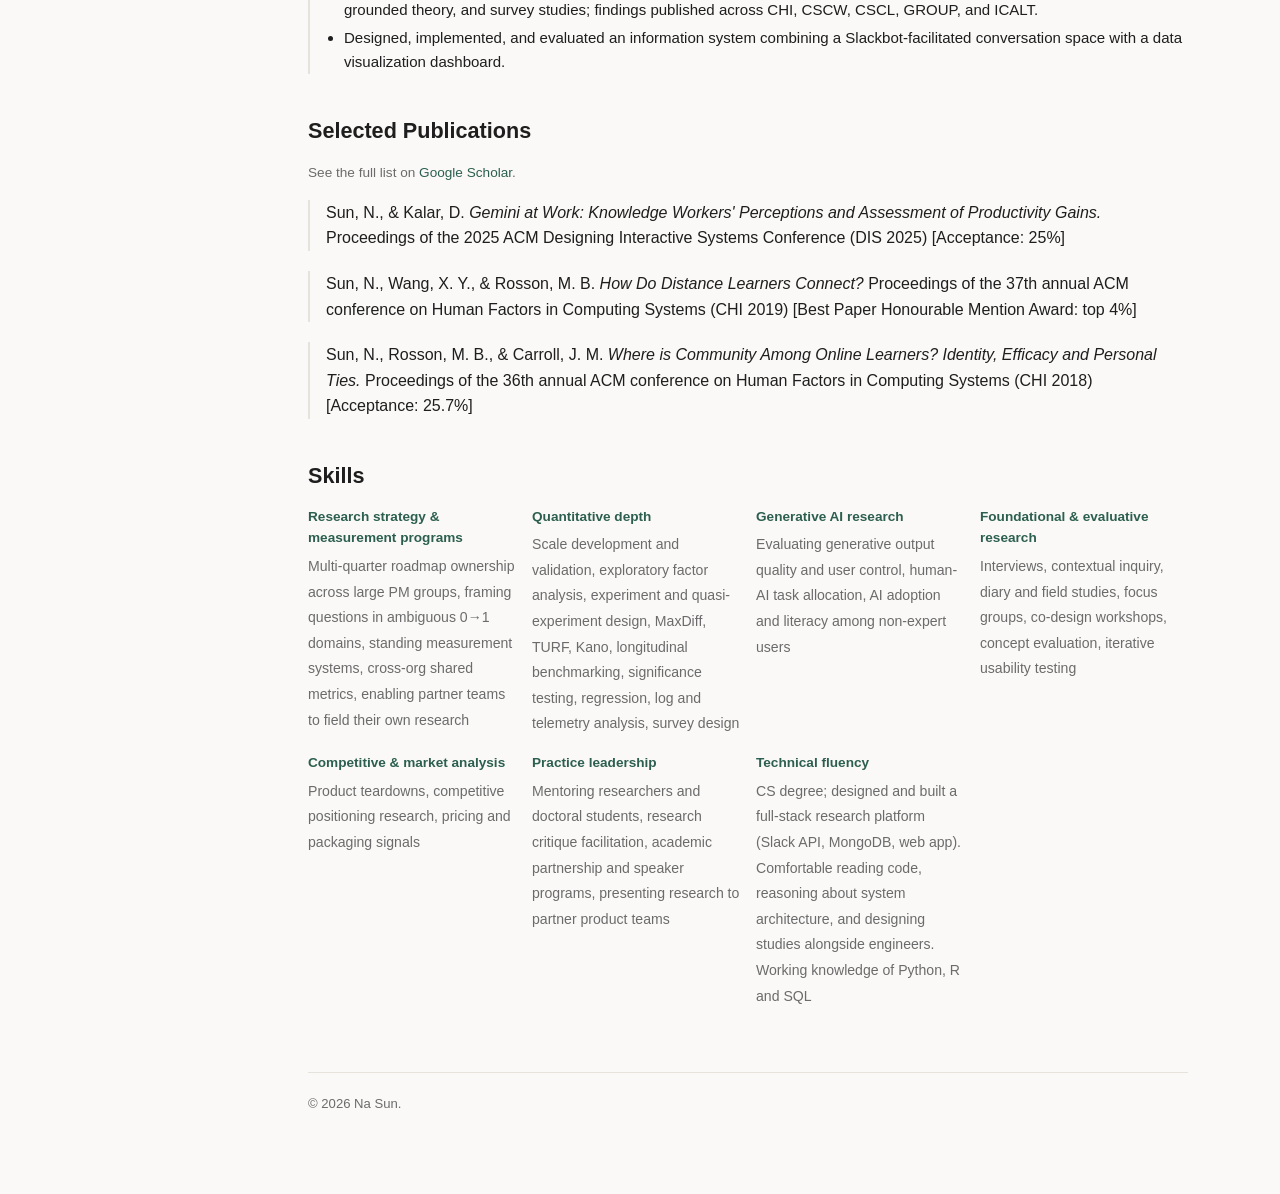
<file: resume.html>
<!DOCTYPE html>
<html lang="en">
<head>
<meta charset="UTF-8">
<meta name="viewport" content="width=device-width, initial-scale=1.0">
<meta name="robots" content="noindex, nofollow">
<title>Résumé — Na Sun</title>
<link rel="stylesheet" href="style.css">
</head>
<body>
<div class="layout">

  <aside class="sidebar">
    <img class="portrait" src="assets/img/na-portrait.jpg" alt="Na Sun presenting at ACM DIS 2025.">
    <div class="name">Na Sun</div>
    <div class="role">Senior UX Researcher, PhD</div>

    <nav>
      <ul>
        <li><a href="index.html">Home</a></li>
        <li><a href="about.html">About</a></li>
      </ul>

      <div class="section-label">Work</div>
      <ul>
        <li><a href="case-study-1.html">Frontier AI &amp; Creative Tools</a></li>
        <li><a href="case-study-2.html">Enterprise Identity &amp; Access</a></li>
        <li><a href="case-study-3.html">Developer &amp; Platform Experience</a></li>
        <li><a href="case-study-4.html">Designing &amp; Measuring Community</a></li>
      </ul>

      <div class="section-label">More</div>
      <ul>
        <li><a href="portfolio.html">Research Portfolio</a></li>
        <li><a href="publications.html">Publications &amp; Talks</a></li>
        <li><a href="resume.html" class="active">Résumé</a></li>
        <li><a href="contact.html">Contact</a></li>
      </ul>
    </nav>

    <a class="resume-btn" href="https://drive.google.com/file/d/1EJVkFl2gWcZNQibLXrS6dUPvn8m_j-ME/view?usp=sharing" target="_blank" rel="noopener">Résumé PDF ↗</a>

    <div class="socials">
      <a href="https://www.linkedin.com/in/nasunpsu/" target="_blank" rel="noopener">LinkedIn</a>
      <a href="https://scholar.google.com/citations?user=ysBq_UcAAAAJ&hl=en" target="_blank" rel="noopener">Scholar</a>
      <a href="mailto:nasun308@gmail.com">Email</a>
    </div>
  </aside>

  <main class="main">
    <div class="content">

      <h1>Résumé</h1>
      <p class="subtitle">Senior UX Researcher · PhD, Information Technology (HCI focus) · Google, 2019–Present</p>

      <p class="tagline">
        Senior UX Researcher with a PhD in HCI and a computer science background, working the
        full stack of a platform: the 0→1 generative AI surface people touch, the admin console
        that governs it, and the APIs and agentic workflows developers build on. My research
        spans how knowledge workers judge the value AI actually delivers, how people come to
        trust conversational agents, and how IT admins reason about identity and group
        permissions — mixed methods throughout, with enough technical depth to design studies
        alongside engineers rather than around them. Alongside my own studies I build the
        practice around the work: leading my team's research critique sessions, running an
        academic speaker series that connects university researchers with product teams, and
        mentoring researchers and doctoral students.
      </p>

      <div class="btn-row">
        <a class="btn" href="https://drive.google.com/file/d/1EJVkFl2gWcZNQibLXrS6dUPvn8m_j-ME/view?usp=sharing" target="_blank" rel="noopener">Open résumé PDF ↗</a>
      </div>

      <div class="resume-section">
        <h2>Education</h2>

        <div class="resume-entry">
          <h3>Ph.D. in Information Technology (HCI concentration)</h3>
          <div class="meta">Pennsylvania State University, Information Sciences and Technology · 2013 – Aug 2019</div>
        </div>

        <div class="resume-entry">
          <h3>B.S. in Computer Science</h3>
          <div class="meta">East China Normal University · 2009 – May 2013 · National Scholarship (top 1%)</div>
        </div>
      </div>

      <div class="resume-section">
        <h2>Work Experience</h2>

        <div class="resume-entry">
          <h3>Senior User Experience Researcher | Google</h3>
          <div class="meta">Oct 2019 – Present · Sunnyvale, CA</div>
          <ul>
            <li>Leading UX research for Google Pics — a newly announced AI-powered image creation and editing tool in Workspace — enabling visual creativity through mixed-methods research.</li>
            <li>Led foundational research on access governance and secure external collaboration for the Identity and Groups Platform.</li>
            <li>Architected the UXR strategy and roadmap for complex, ambiguous domains across Workspace Platform, Chat Platform, and Generative AI, managing research across 20+ PMs and directly influencing multi-quarter product roadmaps.</li>
            <li>Spearheaded foundational qualitative research on generative AI enterprise adoption via structured focus groups across 7 job families (N = 37 knowledge workers) evaluating Gemini for Workspace (Gmail, Docs, Drive, Slides, Meet), uncovering core workflow accelerations and task-allocation shifts that directly informed GenAI product strategy and led to a first-author publication at DIS '25.</li>
            <li>Drove critical usability and foundational research for a core data product that directly resulted in a +37% Task Success Rate and +8 user sentiment points, enabling the product to successfully achieve General Availability (GA).</li>
            <li>Pioneered and scaled the first API HaTS (Happiness Score) program for the Workspace Platform, expanding from 5 to 33 APIs and establishing new shared OKRs between Tech Writer and DevRel organizations.</li>
          </ul>
        </div>

        <div class="resume-entry">
          <h3>User Experience Research Intern | Airbnb</h3>
          <div class="meta">May 2018 – Aug 2018 · San Francisco, CA</div>
          <ul>
            <li>Conducted two research projects informing product decision-making and driving immediate impact via action recommendations, several of which were integrated into the product (content and design changes).</li>
            <li>Drove redesign to increase booking rate of new listings and quantified the business value of new hosts' community involvement.</li>
          </ul>
        </div>

        <div class="resume-entry">
          <h3>Graduate Research Assistant | Penn State University</h3>
          <div class="meta">Aug 2016 – Aug 2019 · State College, PA</div>
          <ul>
            <li>Led the "We Are" research project studying community-building among distance learners, using interviews, thematic analysis, grounded theory, and survey studies; findings published across CHI, CSCW, CSCL, GROUP, and ICALT.</li>
            <li>Designed, implemented, and evaluated an information system combining a Slackbot-facilitated conversation space with a data visualization dashboard.</li>
          </ul>
        </div>
      </div>

      <div class="resume-section">
        <h2>Selected Publications</h2>
        <p style="font-size:0.85rem;color:var(--text-muted);margin-bottom:16px;">
          See the full list on
          <a href="https://scholar.google.com/citations?user=ysBq_UcAAAAJ&hl=en" target="_blank" rel="noopener">Google Scholar</a>.
        </p>
        <div class="resume-entry">
          <p>Sun, N., &amp; Kalar, D. <em>Gemini at Work: Knowledge Workers' Perceptions and Assessment of Productivity Gains.</em> Proceedings of the 2025 ACM Designing Interactive Systems Conference (DIS 2025) [Acceptance: 25%]</p>
        </div>
        <div class="resume-entry">
          <p>Sun, N., Wang, X. Y., &amp; Rosson, M. B. <em>How Do Distance Learners Connect?</em> Proceedings of the 37th annual ACM conference on Human Factors in Computing Systems (CHI 2019) [Best Paper Honourable Mention Award: top 4%]</p>
        </div>
        <div class="resume-entry">
          <p>Sun, N., Rosson, M. B., &amp; Carroll, J. M. <em>Where is Community Among Online Learners? Identity, Efficacy and Personal Ties.</em> Proceedings of the 36th annual ACM conference on Human Factors in Computing Systems (CHI 2018) [Acceptance: 25.7%]</p>
        </div>
      </div>

      <div class="resume-section">
        <h2>Skills</h2>
        <div class="skills-grid">
          <div class="skill-cat">
            <strong>Research strategy &amp; measurement programs</strong>
            <span>Multi-quarter roadmap ownership across large PM groups, framing questions in ambiguous 0→1 domains, standing measurement systems, cross-org shared metrics, enabling partner teams to field their own research</span>
          </div>
          <div class="skill-cat">
            <strong>Quantitative depth</strong>
            <span>Scale development and validation, exploratory factor analysis, experiment and quasi-experiment design, MaxDiff, TURF, Kano, longitudinal benchmarking, significance testing, regression, log and telemetry analysis, survey design</span>
          </div>
          <div class="skill-cat">
            <strong>Generative AI research</strong>
            <span>Evaluating generative output quality and user control, human-AI task allocation, AI adoption and literacy among non-expert users</span>
          </div>
          <div class="skill-cat">
            <strong>Foundational &amp; evaluative research</strong>
            <span>Interviews, contextual inquiry, diary and field studies, focus groups, co-design workshops, concept evaluation, iterative usability testing</span>
          </div>
          <div class="skill-cat">
            <strong>Competitive &amp; market analysis</strong>
            <span>Product teardowns, competitive positioning research, pricing and packaging signals</span>
          </div>
          <div class="skill-cat">
            <strong>Practice leadership</strong>
            <span>Mentoring researchers and doctoral students, research critique facilitation, academic partnership and speaker programs, presenting research to partner product teams</span>
          </div>
          <div class="skill-cat">
            <strong>Technical fluency</strong>
            <span>CS degree; designed and built a full-stack research platform (Slack API, MongoDB, web app). Comfortable reading code, reasoning about system architecture, and designing studies alongside engineers. Working knowledge of Python, R and SQL</span>
          </div>
        </div>
      </div>

      <footer class="page-footer">
        © 2026 Na Sun.
      </footer>
    </div>
  </main>

</div>
</body>
</html>
</file>
<file: style.css>
/* ============================================
   Na Sun — UX Research Portfolio
   Design: sidebar navigation, deep sage green
   accent, credential-forward minimalism.
   ============================================ */

:root {
  --bg: #faf9f7;
  --bg-card: #ffffff;
  --text: #1e1e1e;
  --text-muted: #6b6b6b;
  --accent: #2c5f4f;       /* deep sage green — calm, credible, non-corporate */
  --accent-soft: #e8efec;
  --border: #e6e3dd;
  --sidebar-width: 260px;
  --maxw: 880px;
  --radius: 10px;
  font-size: 16px;
}

* { box-sizing: border-box; }

html, body {
  margin: 0;
  padding: 0;
  background: var(--bg);
  color: var(--text);
  font-family: "Helvetica Neue", Arial, "Segoe UI", sans-serif;
  line-height: 1.6;
}

a { color: var(--accent); text-decoration: none; }
a:hover { text-decoration: underline; }

/* ---------- Layout shell ---------- */
.layout {
  display: flex;
  min-height: 100vh;
}

/* ---------- Sidebar ---------- */
.sidebar {
  width: var(--sidebar-width);
  flex-shrink: 0;
  background: var(--bg-card);
  border-right: 1px solid var(--border);
  padding: 32px 24px;
  position: sticky;
  top: 0;
  height: 100vh;
  overflow-y: auto;
}

.sidebar .portrait {
  display: block;
  width: 84px;
  height: 84px;
  border-radius: 50%;
  object-fit: cover;
  object-position: 50% 20%;
  margin-bottom: 14px;
  border: 1px solid var(--border);
}

.sidebar .name {
  font-size: 1.15rem;
  font-weight: 700;
  letter-spacing: 0.02em;
  margin-bottom: 2px;
}

.sidebar .role {
  font-size: 0.85rem;
  color: var(--text-muted);
  margin-bottom: 28px;
}

.sidebar nav ul {
  list-style: none;
  margin: 0 0 28px 0;
  padding: 0;
}

.sidebar nav .section-label {
  font-size: 0.72rem;
  text-transform: uppercase;
  letter-spacing: 0.08em;
  color: var(--text-muted);
  margin: 20px 0 8px 0;
}

.sidebar nav li a {
  display: block;
  padding: 6px 0;
  color: var(--text);
  font-size: 0.94rem;
}

.sidebar nav li a.active,
.sidebar nav li a:hover {
  color: var(--accent);
}

.sidebar .socials {
  display: flex;
  flex-wrap: wrap;
  gap: 12px;
  margin-top: 24px;
  font-size: 0.85rem;
}

.sidebar .resume-btn {
  display: inline-block;
  margin-top: 8px;
  padding: 9px 16px;
  background: var(--accent);
  color: #fff;
  border-radius: var(--radius);
  font-size: 0.88rem;
  font-weight: 600;
}
.sidebar .resume-btn:hover {
  background: #234a3d;
  text-decoration: none;
}

/* ---------- Main content ---------- */
.main {
  flex: 1;
  padding: 56px 48px 80px;
  max-width: 1100px;
}

.content {
  max-width: var(--maxw);
}

h1 { font-size: 2rem; margin-bottom: 8px; }
h2 { font-size: 1.35rem; margin-top: 40px; margin-bottom: 12px; }
h3 { font-size: 1.05rem; margin-bottom: 4px; }

.subtitle {
  color: var(--text-muted);
  font-size: 1.05rem;
  margin-bottom: 32px;
}

.tagline {
  font-size: 1.15rem;
  color: var(--text);
  max-width: 640px;
  margin-bottom: 28px;
}

/* ---------- Project grid (home) ---------- */
.project-grid {
  display: grid;
  grid-template-columns: repeat(auto-fill, minmax(380px, 1fr));
  gap: 24px;
  margin-top: 24px;
}

.project-card {
  background: var(--bg-card);
  border: 1px solid var(--border);
  border-radius: var(--radius);
  overflow: hidden;
  transition: transform 0.15s ease, box-shadow 0.15s ease;
  display: block;
}

.project-card:hover {
  transform: translateY(-3px);
  box-shadow: 0 8px 24px rgba(0,0,0,0.06);
  text-decoration: none;
}

.project-thumb {
  height: 150px;
  background: var(--accent-soft);
  display: flex;
  align-items: center;
  justify-content: center;
  color: var(--accent);
  font-size: 0.8rem;
  letter-spacing: 0.05em;
  text-transform: uppercase;
}

.project-info { padding: 16px 18px 20px; }

.project-info .tag {
  display: inline-block;
  font-size: 0.72rem;
  color: var(--accent);
  background: var(--accent-soft);
  padding: 2px 8px;
  border-radius: 20px;
  margin-bottom: 8px;
}

.project-info h3 { margin: 0 0 6px; color: var(--text); }
.project-info p { margin: 0; font-size: 0.88rem; color: var(--text-muted); }

/* ---------- Resume page ---------- */
.resume-section { margin-bottom: 32px; }

.resume-entry {
  margin-bottom: 20px;
  padding-left: 16px;
  border-left: 2px solid var(--border);
}

.resume-entry .meta {
  font-size: 0.85rem;
  color: var(--text-muted);
  margin-bottom: 4px;
}

.resume-entry ul {
  margin: 8px 0 0 0;
  padding-left: 18px;
}
.resume-entry li { margin-bottom: 4px; font-size: 0.94rem; }

.skills-grid {
  display: grid;
  grid-template-columns: repeat(auto-fill, minmax(200px, 1fr));
  gap: 16px;
  margin-top: 12px;
}

.skills-grid .skill-cat strong {
  display: block;
  font-size: 0.85rem;
  color: var(--accent);
  margin-bottom: 4px;
}
.skills-grid .skill-cat span {
  font-size: 0.88rem;
  color: var(--text-muted);
}

/* ---------- Case study page ---------- */
.case-meta {
  display: flex;
  gap: 32px;
  flex-wrap: wrap;
  margin: 20px 0 32px;
  padding: 18px 20px;
  background: var(--bg-card);
  border: 1px solid var(--border);
  border-radius: var(--radius);
}
.case-meta div strong {
  display: block;
  font-size: 0.72rem;
  text-transform: uppercase;
  letter-spacing: 0.05em;
  color: var(--text-muted);
  margin-bottom: 4px;
}
.case-meta div span { font-size: 0.92rem; }

.impact-banner {
  background: var(--accent-soft);
  border-radius: var(--radius);
  padding: 20px 24px;
  margin: 28px 0;
  font-size: 1.05rem;
  color: #1c3d33;
}
.impact-banner a { font-weight: 600; }

.impact-grid {
  display: grid;
  grid-template-columns: repeat(auto-fit, minmax(200px, 1fr));
  gap: 20px;
  margin: 24px 0;
}
.impact-grid .impact-item {
  background: var(--bg-card);
  border: 1px solid var(--border);
  border-radius: var(--radius);
  padding: 18px 20px;
}
.impact-grid .num {
  display: block;
  font-size: 1.4rem;
  font-weight: 700;
  color: var(--accent);
  margin-bottom: 6px;
}
.impact-grid .txt {
  font-size: 0.88rem;
  color: var(--text-muted);
}

/* ---------- Pillar cards (home) ---------- */
.pillar-card .project-thumb {
  height: auto;
  min-height: 96px;
  padding: 0;
  text-transform: none;
  letter-spacing: 0;
  text-align: left;
  align-items: stretch;
  flex-direction: column;
  gap: 0;
}
.pillar-card .project-thumb img {
  display: block;
  width: 100%;
  height: auto;
  background: #faf9f7;
  border-bottom: 1px solid #dbe5e0;
}
.pillar-card .project-thumb .q {
  display: block;
  padding: 16px 18px 18px;
  font-size: 1.02rem;
  line-height: 1.4;
  font-weight: 600;
  color: var(--accent);
}
.pillar-card .project-thumb img.photo {
  aspect-ratio: 400 / 132;
  object-fit: cover;
}

.type-label {
  font-size: 0.68rem;
  text-transform: uppercase;
  letter-spacing: 0.09em;
  color: var(--text-muted);
  margin-bottom: 10px;
  display: block;
}

/* ---------- Inline button ---------- */
.btn {
  display: inline-block;
  padding: 10px 18px;
  background: var(--accent);
  color: #fff;
  border-radius: var(--radius);
  font-size: 0.9rem;
  font-weight: 600;
  line-height: 1.2;
}
.btn:hover {
  background: #234a3d;
  text-decoration: none;
}
.btn-row { margin: -12px 0 34px; }
.callout + .btn-row { margin-top: 20px; }

/* ---------- Figures ---------- */
figure.fig {
  margin: 28px 0;
}
figure.fig img {
  width: 100%;
  height: auto;
  display: block;
  border: 1px solid var(--border);
  border-radius: var(--radius);
  background: var(--bg-card);
}
figure.fig.banner img {
  max-height: 460px;
  object-fit: cover;
  object-position: center;
}
figure.fig video {
  display: block;
  width: 100%;
  height: auto;
  border: 1px solid var(--border);
  border-radius: var(--radius);
  background: var(--bg-card);
}
figure.fig figcaption {
  font-size: 0.84rem;
  color: var(--text-muted);
  margin-top: 8px;
  line-height: 1.5;
}
figure.fig.narrow { max-width: 460px; }

/* ---------- Callout box ---------- */
.callout {
  background: var(--accent-soft);
  border-left: 3px solid var(--accent);
  border-radius: 0 var(--radius) var(--radius) 0;
  padding: 16px 20px;
  margin: 24px 0 8px;
  font-size: 0.95rem;
  line-height: 1.55;
}
.callout p { margin: 0; }

/* ---------- Poster row (community) ---------- */
.poster-row {
  display: grid;
  grid-template-columns: repeat(auto-fit, minmax(220px, 1fr));
  gap: 22px;
  margin: 26px 0 8px;
}
.poster-row.single { grid-template-columns: minmax(0, 320px); }
.poster-row figure { margin: 0; }
.poster-row img {
  width: 100%;
  height: auto;
  display: block;
  border: 1px solid var(--border);
  border-radius: var(--radius);
}
.poster-row figcaption {
  font-size: 0.84rem;
  color: var(--text-muted);
  margin-top: 8px;
  line-height: 1.45;
}

/* ---------- Talk entries (publications page) ---------- */
.talk {
  display: grid;
  grid-template-columns: 200px 1fr;
  gap: 20px;
  align-items: start;
  margin-bottom: 28px;
  padding-bottom: 28px;
  border-bottom: 1px solid var(--border);
}
.talk:last-of-type { border-bottom: none; }
.talk img {
  width: 100%;
  height: auto;
  max-height: 250px;
  object-fit: cover;
  object-position: top center;
  border-radius: var(--radius);
  border: 1px solid var(--border);
  display: block;
}
.talk h3 { margin: 0 0 4px; }
.talk .meta {
  font-size: 0.85rem;
  color: var(--text-muted);
  margin-bottom: 8px;
}
.talk p { margin: 0; font-size: 0.94rem; }

.talk.wide {
  grid-template-columns: 340px 1fr;
  border-bottom: none;
  padding-bottom: 0;
}
.talk.wide img { max-height: none; object-position: center; }

@media (max-width: 640px) {
  .talk { grid-template-columns: 1fr; }
  .talk img { max-width: 260px; }
  .talk.wide { grid-template-columns: 1fr; }
  .talk.wide img { max-width: 100%; }
}

/* ---------- Related work list (case studies) ---------- */
.related-work {
  border-top: 1px solid var(--border);
  margin-top: 48px;
  padding-top: 24px;
}
.related-work h2 { margin-top: 0; font-size: 1.05rem; }
.related-work ul { list-style: none; padding: 0; margin: 12px 0 0; }
.related-work li {
  font-size: 0.9rem;
  color: var(--text-muted);
  padding: 7px 0;
  border-bottom: 1px solid var(--border);
}
.related-work li:last-child { border-bottom: none; }
.related-work li strong { color: var(--text); font-weight: 600; }

.note {
  font-size: 0.85rem;
  color: var(--text-muted);
  font-style: italic;
}

.placeholder-note {
  font-size: 0.82rem;
  color: #a67c00;
  background: #fff8e6;
  border: 1px solid #f0deab;
  padding: 8px 14px;
  border-radius: 8px;
  margin-bottom: 24px;
  display: inline-block;
}

footer.page-footer {
  margin-top: 64px;
  padding-top: 20px;
  border-top: 1px solid var(--border);
  font-size: 0.82rem;
  color: var(--text-muted);
}

/* ---------- Responsive ---------- */
@media (max-width: 800px) {
  .layout { flex-direction: column; }
  .sidebar {
    width: 100%;
    height: auto;
    position: relative;
    border-right: none;
    border-bottom: 1px solid var(--border);
  }
  .main { padding: 32px 24px 60px; }
}
</file>
